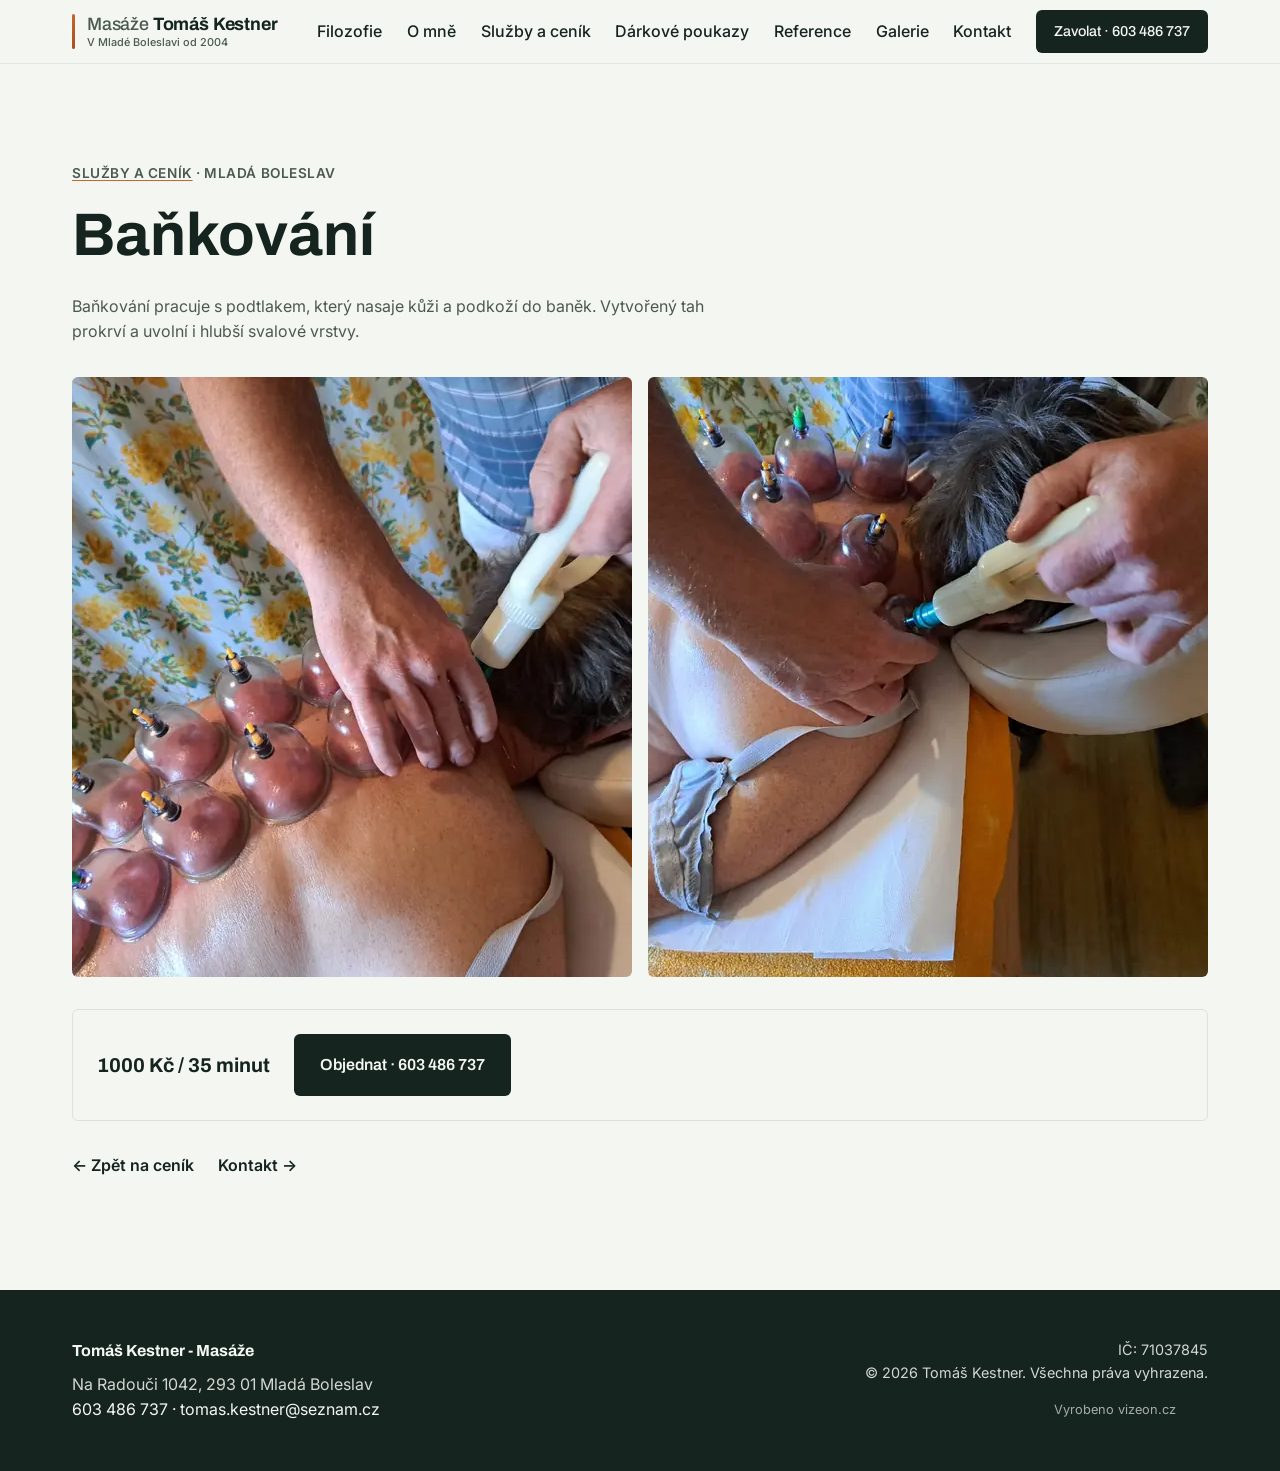
<file: sluzby/bankovani.html>
<!DOCTYPE html>
<html lang="cs">
<head>
  <meta charset="UTF-8">
  <meta name="viewport" content="width=device-width, initial-scale=1.0">
  <title>Baňkování Mladá Boleslav | Tomáš Kestner</title>
  <meta name="description" content="Baňkování v Mladé Boleslavi: prokrvení a uvolnění hlubokých svalových vrstev. 1000 Kč / 35 minut.">

  <link rel="canonical" href="https://www.masazekestner.cz/sluzby/bankovani.html">

  <meta property="og:title" content="Baňkování | Tomáš Kestner">
  <meta property="og:description" content="Prokrvení a uvolnění hlubokých svalových vrstev. 1000 Kč / 35 minut.">
  <meta property="og:image" content="https://www.masazekestner.cz/og-image.jpg">
  <meta property="og:type" content="website">
  <meta property="og:locale" content="cs_CZ">
  <meta property="og:url" content="https://www.masazekestner.cz/sluzby/bankovani.html">
  <meta name="twitter:card" content="summary_large_image">

  <link rel="apple-touch-icon" href="../apple-touch-icon.png">

  <link rel="preconnect" href="https://fonts.googleapis.com">
  <link rel="preconnect" href="https://fonts.gstatic.com" crossorigin>
  <link
    rel="preload"
    as="style"
    href="https://fonts.googleapis.com/css2?family=Archivo:wght@700;800&family=Inter:wght@400;500;600&display=swap"
    onload="this.onload=null;this.rel='stylesheet'"
  >
  <noscript>
    <link rel="stylesheet" href="https://fonts.googleapis.com/css2?family=Archivo:wght@700;800&family=Inter:wght@400;500;600&display=swap">
  </noscript>

  <link rel="stylesheet" href="../styles.css">
</head>
<body>
  <a class="skip-link" href="#hlavni-obsah">Přeskočit na hlavní obsah</a>
  <div class="scroll-progress" id="scroll-progress" aria-hidden="true"></div>

  <header class="site-nav" id="site-nav">
    <div class="container site-nav__inner">
      <a class="site-nav__logo" href="../index.html#hero" aria-label="Masér Tomáš Kestner, masáže Mladá Boleslav, úvod stránky">
        <span class="site-nav__logo-mark" aria-hidden="true"></span>
        <span class="site-nav__logo-text">
          <span class="site-nav__logo-name"><span class="site-nav__logo-role">Masáže</span> Tomáš Kestner</span>
          <span class="site-nav__logo-meta">V Mladé Boleslavi od 2004</span>
        </span>
      </a>

      <button
        class="site-nav__toggle"
        id="nav-toggle"
        type="button"
        aria-expanded="false"
        aria-controls="nav-menu"
      >
        <span class="sr-only">Otevřít menu</span>
        <span class="site-nav__toggle-icon" aria-hidden="true"></span>
      </button>

      <nav aria-label="Hlavní navigace" class="site-nav__nav">
        <ul class="site-nav__menu" id="nav-menu">
          <li><a href="../index.html#filozofie">Filozofie</a></li>
          <li><a href="../index.html#o-mne">O mně</a></li>
          <li><a href="../index.html#sluzby-cenik">Služby a ceník</a></li>
          <li>
            <a class="site-nav__menu-gift" href="../index.html#darkove-poukazy">
              Dárkové poukazy
            </a>
          </li>
          <li><a href="../index.html#reference">Reference</a></li>
          <li><a href="../index.html#galerie">Galerie</a></li>
          <li><a href="../index.html#kontakt">Kontakt</a></li>
          <li class="site-nav__menu-cta">
            <a class="btn btn-primary" href="tel:+420603486737">Zavolat · 603 486 737</a>
          </li>
        </ul>
      </nav>
    </div>
  </header>

  <main id="hlavni-obsah">
    <section class="sluzba-detail">
      <div class="container">
        <p class="section-eyebrow"><a href="../index.html#sluzby-cenik">Služby a ceník</a> · Mladá Boleslav</p>
        <h1>Baňkování</h1>

        <p class="sluzba-detail__intro">
          Baňkování pracuje s podtlakem, který nasaje kůži a podkoží do
          baněk. Vytvořený tah prokrví a uvolní i hlubší svalové vrstvy.
        </p>

        <div class="sluzba-detail__media-grid">
          <figure>
            <picture>
              <source type="image/webp" srcset="../assets/img/bankovani-banky-na-zadech-800.webp">
              <img
                src="../assets/img/bankovani-banky-na-zadech-800.jpg"
                width="800" height="600"
                loading="lazy" decoding="async"
                alt="Baňkování zad, nasazené baňky na zádech klienta, Tomáš Kestner přidržuje rukou rameno">
            </picture>
          </figure>
          <figure>
            <picture>
              <source type="image/webp" srcset="../assets/img/bankovani-nasazeni-banky-800.webp">
              <img
                src="../assets/img/bankovani-nasazeni-banky-800.jpg"
                width="800" height="600"
                loading="lazy" decoding="async"
                alt="Nasazení baňky, Tomáš Kestner přisává pumpičkou baňku na rameno klienta, na zádech je už nasazená celá sada">
            </picture>
          </figure>
        </div>

        <div class="sluzba-detail__price-cta">
          <p class="sluzba-detail__price">1000 Kč / 35 minut</p>
          <a class="btn btn-primary" href="tel:+420603486737">Objednat · 603 486 737</a>
        </div>

        <div class="sluzba-detail__back-links">
          <a href="../index.html#sluzby-cenik">← Zpět na ceník</a>
          <a href="../index.html#kontakt">Kontakt →</a>
        </div>
      </div>
    </section>
  </main>

  <footer class="site-footer">
    <div class="container site-footer__inner">
      <div>
        <p class="site-footer__brand">Tomáš Kestner - Masáže</p>
        <address>Na Radouči 1042, 293 01 Mladá Boleslav</address>
        <p>
          <a href="tel:+420603486737">603 486 737</a> ·
          <a href="mailto:tomas.kestner@seznam.cz">tomas.kestner@seznam.cz</a>
        </p>
      </div>
      <div class="site-footer__legal">
        <p>IČ: 71037845</p>
        <p>© <span id="footer-year">2026</span> Tomáš Kestner. Všechna práva vyhrazena.</p>
        <p class="site-footer__credit">Vyrobeno <a href="https://vizeon.cz" target="_blank" rel="noopener">vizeon.cz</a></p>
      </div>
    </div>
  </footer>

  <div class="sticky-cta" id="sticky-cta">
    <a class="btn btn-primary btn-block" href="tel:+420603486737">Zavolat</a>
    <a class="btn btn-secondary btn-block" href="mailto:tomas.kestner@seznam.cz">Napsat</a>
  </div>

  <script src="../script.js" defer></script>
</body>
</html>
</file>
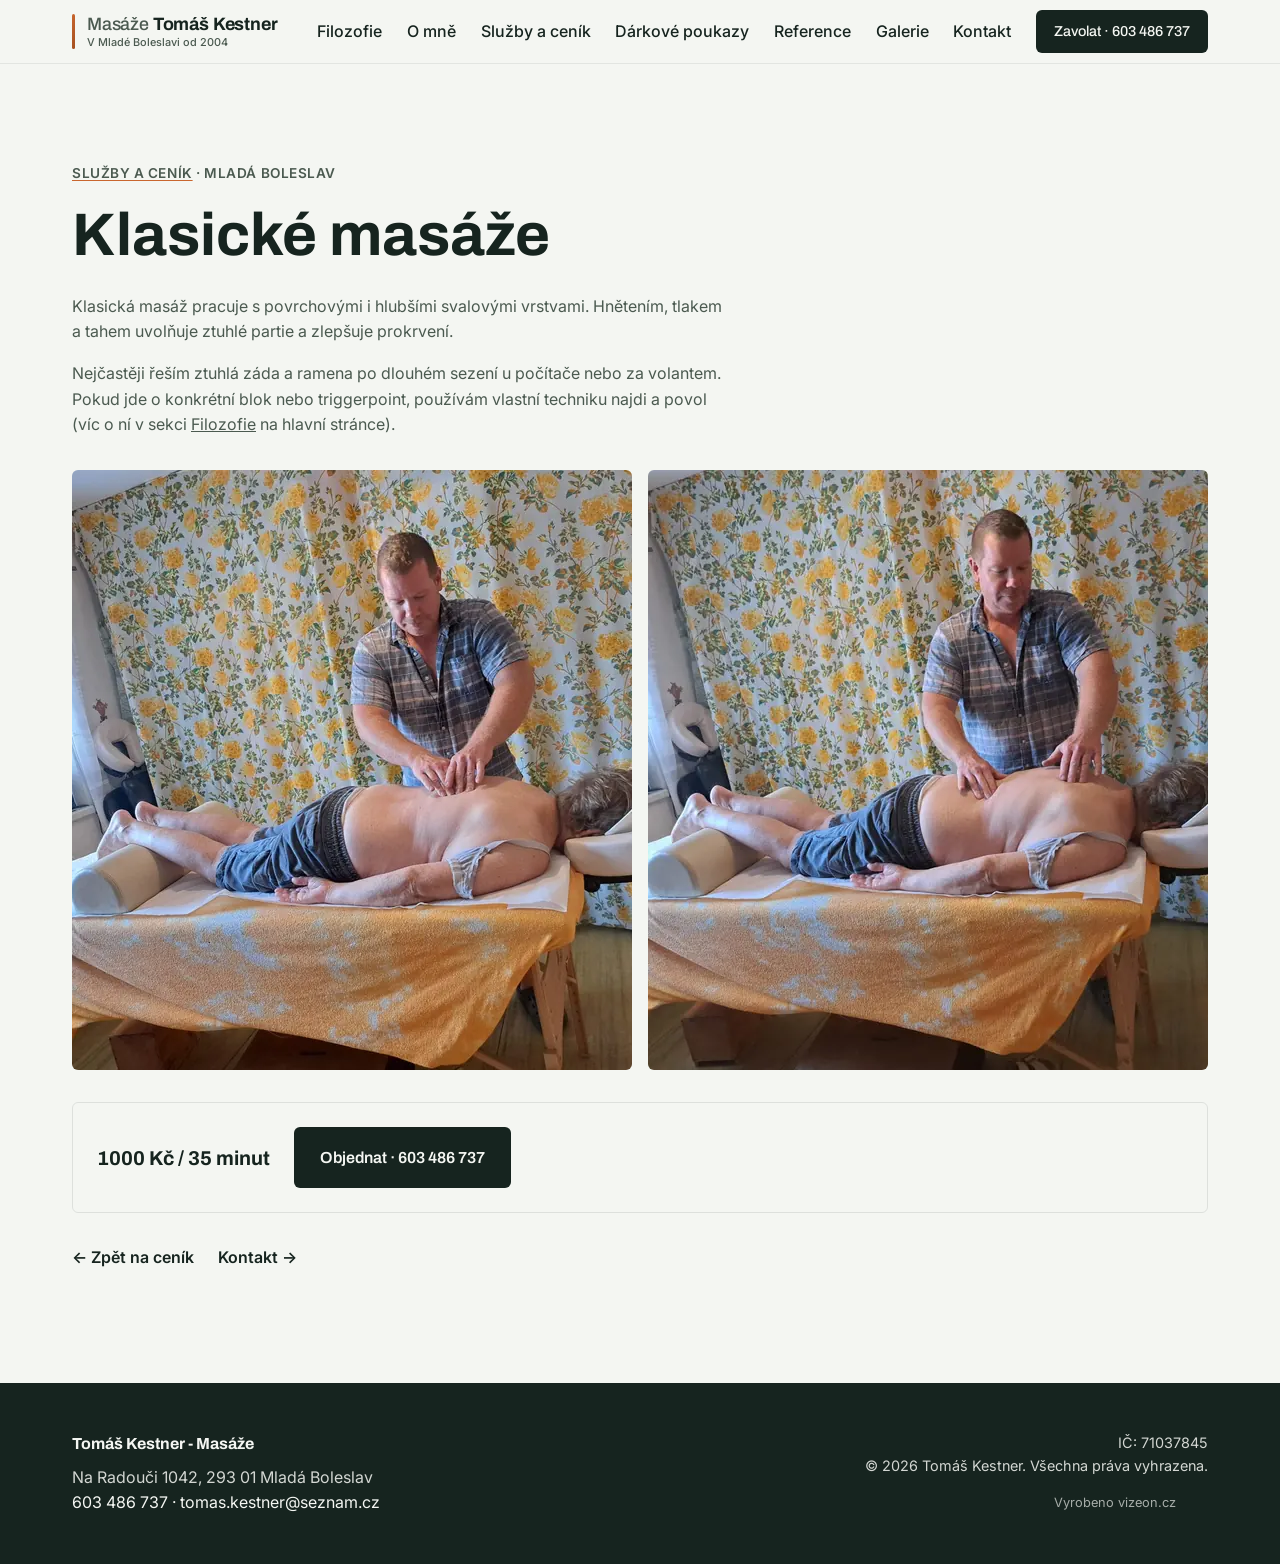
<file: sluzby/klasicke-masaze.html>
<!DOCTYPE html>
<html lang="cs">
<head>
  <meta charset="UTF-8">
  <meta name="viewport" content="width=device-width, initial-scale=1.0">
  <title>Klasické masáže Mladá Boleslav | Tomáš Kestner</title>
  <meta name="description" content="Klasická masáž v Mladé Boleslavi: uvolnění ztuhlých zad a ramen po dlouhém sezení. 1000 Kč / 35 minut. Objednejte se u Tomáše Kestnera.">

  <link rel="canonical" href="https://www.masazekestner.cz/sluzby/klasicke-masaze.html">

  <meta property="og:title" content="Klasické masáže | Tomáš Kestner">
  <meta property="og:description" content="Uvolnění ztuhlých zad a ramen po dlouhém sezení. 1000 Kč / 35 minut.">
  <meta property="og:image" content="https://www.masazekestner.cz/og-image.jpg">
  <meta property="og:type" content="website">
  <meta property="og:locale" content="cs_CZ">
  <meta property="og:url" content="https://www.masazekestner.cz/sluzby/klasicke-masaze.html">
  <meta name="twitter:card" content="summary_large_image">

  <link rel="apple-touch-icon" href="../apple-touch-icon.png">

  <link rel="preconnect" href="https://fonts.googleapis.com">
  <link rel="preconnect" href="https://fonts.gstatic.com" crossorigin>
  <!-- Neblokující načtení webfontů: fallback stack z stylů.css se ukáže
       hned, Google Fonts CSS se aplikuje asynchronně po načtení. -->
  <link
    rel="preload"
    as="style"
    href="https://fonts.googleapis.com/css2?family=Archivo:wght@700;800&family=Inter:wght@400;500;600&display=swap"
    onload="this.onload=null;this.rel='stylesheet'"
  >
  <noscript>
    <link rel="stylesheet" href="https://fonts.googleapis.com/css2?family=Archivo:wght@700;800&family=Inter:wght@400;500;600&display=swap">
  </noscript>

  <link rel="stylesheet" href="../styles.css">
</head>
<body>
  <a class="skip-link" href="#hlavni-obsah">Přeskočit na hlavní obsah</a>
  <div class="scroll-progress" id="scroll-progress" aria-hidden="true"></div>

  <header class="site-nav" id="site-nav">
    <div class="container site-nav__inner">
      <a class="site-nav__logo" href="../index.html#hero" aria-label="Masér Tomáš Kestner, masáže Mladá Boleslav, úvod stránky">
        <span class="site-nav__logo-mark" aria-hidden="true"></span>
        <span class="site-nav__logo-text">
          <span class="site-nav__logo-name"><span class="site-nav__logo-role">Masáže</span> Tomáš Kestner</span>
          <span class="site-nav__logo-meta">V Mladé Boleslavi od 2004</span>
        </span>
      </a>

      <button
        class="site-nav__toggle"
        id="nav-toggle"
        type="button"
        aria-expanded="false"
        aria-controls="nav-menu"
      >
        <span class="sr-only">Otevřít menu</span>
        <span class="site-nav__toggle-icon" aria-hidden="true"></span>
      </button>

      <nav aria-label="Hlavní navigace" class="site-nav__nav">
        <ul class="site-nav__menu" id="nav-menu">
          <li><a href="../index.html#filozofie">Filozofie</a></li>
          <li><a href="../index.html#o-mne">O mně</a></li>
          <li><a href="../index.html#sluzby-cenik">Služby a ceník</a></li>
          <li>
            <a class="site-nav__menu-gift" href="../index.html#darkove-poukazy">
              Dárkové poukazy
            </a>
          </li>
          <li><a href="../index.html#reference">Reference</a></li>
          <li><a href="../index.html#galerie">Galerie</a></li>
          <li><a href="../index.html#kontakt">Kontakt</a></li>
          <li class="site-nav__menu-cta">
            <a class="btn btn-primary" href="tel:+420603486737">Zavolat · 603 486 737</a>
          </li>
        </ul>
      </nav>
    </div>
  </header>

  <main id="hlavni-obsah">
    <section class="sluzba-detail">
      <div class="container">
        <p class="section-eyebrow"><a href="../index.html#sluzby-cenik">Služby a ceník</a> · Mladá Boleslav</p>
        <h1>Klasické masáže</h1>

        <p class="sluzba-detail__intro">
          Klasická masáž pracuje s povrchovými i hlubšími svalovými vrstvami.
          Hnětením, tlakem a tahem uvolňuje ztuhlé partie a zlepšuje prokrvení.
        </p>
        <p class="sluzba-detail__intro">
          Nejčastěji řeším ztuhlá záda a ramena po dlouhém sezení u počítače
          nebo za volantem. Pokud jde o konkrétní blok nebo triggerpoint,
          používám vlastní techniku najdi a povol (víc o ní v sekci
          <a href="../index.html#filozofie">Filozofie</a> na hlavní stránce).
        </p>

        <div class="sluzba-detail__media-grid">
          <figure>
            <picture>
              <source type="image/webp" srcset="../assets/img/klasicka-masaz-provozovna-800.webp">
              <img
                src="../assets/img/klasicka-masaz-provozovna-800.jpg"
                width="800" height="600"
                loading="lazy" decoding="async"
                alt="Klasická masáž zad v provozovně Tomáše Kestnera v Mladé Boleslavi, klient leží na masážním lehátku">
            </picture>
          </figure>
          <figure>
            <picture>
              <source type="image/webp" srcset="../assets/img/klasicka-masaz-uvolneni-zad-800.webp">
              <img
                src="../assets/img/klasicka-masaz-uvolneni-zad-800.jpg"
                width="800" height="600"
                loading="lazy" decoding="async"
                alt="Tomáš Kestner při klasické masáži uvolňuje svaly podél páteře oběma dlaněmi">
            </picture>
          </figure>
        </div>

        <div class="sluzba-detail__price-cta">
          <p class="sluzba-detail__price">1000 Kč / 35 minut</p>
          <a class="btn btn-primary" href="tel:+420603486737">Objednat · 603 486 737</a>
        </div>

        <div class="sluzba-detail__back-links">
          <a href="../index.html#sluzby-cenik">← Zpět na ceník</a>
          <a href="../index.html#kontakt">Kontakt →</a>
        </div>
      </div>
    </section>
  </main>

  <footer class="site-footer">
    <div class="container site-footer__inner">
      <div>
        <p class="site-footer__brand">Tomáš Kestner - Masáže</p>
        <address>Na Radouči 1042, 293 01 Mladá Boleslav</address>
        <p>
          <a href="tel:+420603486737">603 486 737</a> ·
          <a href="mailto:tomas.kestner@seznam.cz">tomas.kestner@seznam.cz</a>
        </p>
      </div>
      <div class="site-footer__legal">
        <p>IČ: 71037845</p>
        <p>© <span id="footer-year">2026</span> Tomáš Kestner. Všechna práva vyhrazena.</p>
        <p class="site-footer__credit">Vyrobeno <a href="https://vizeon.cz" target="_blank" rel="noopener">vizeon.cz</a></p>
      </div>
    </div>
  </footer>

  <div class="sticky-cta" id="sticky-cta">
    <a class="btn btn-primary btn-block" href="tel:+420603486737">Zavolat</a>
    <a class="btn btn-secondary btn-block" href="mailto:tomas.kestner@seznam.cz">Napsat</a>
  </div>

  <script src="../script.js" defer></script>
</body>
</html>
</file>
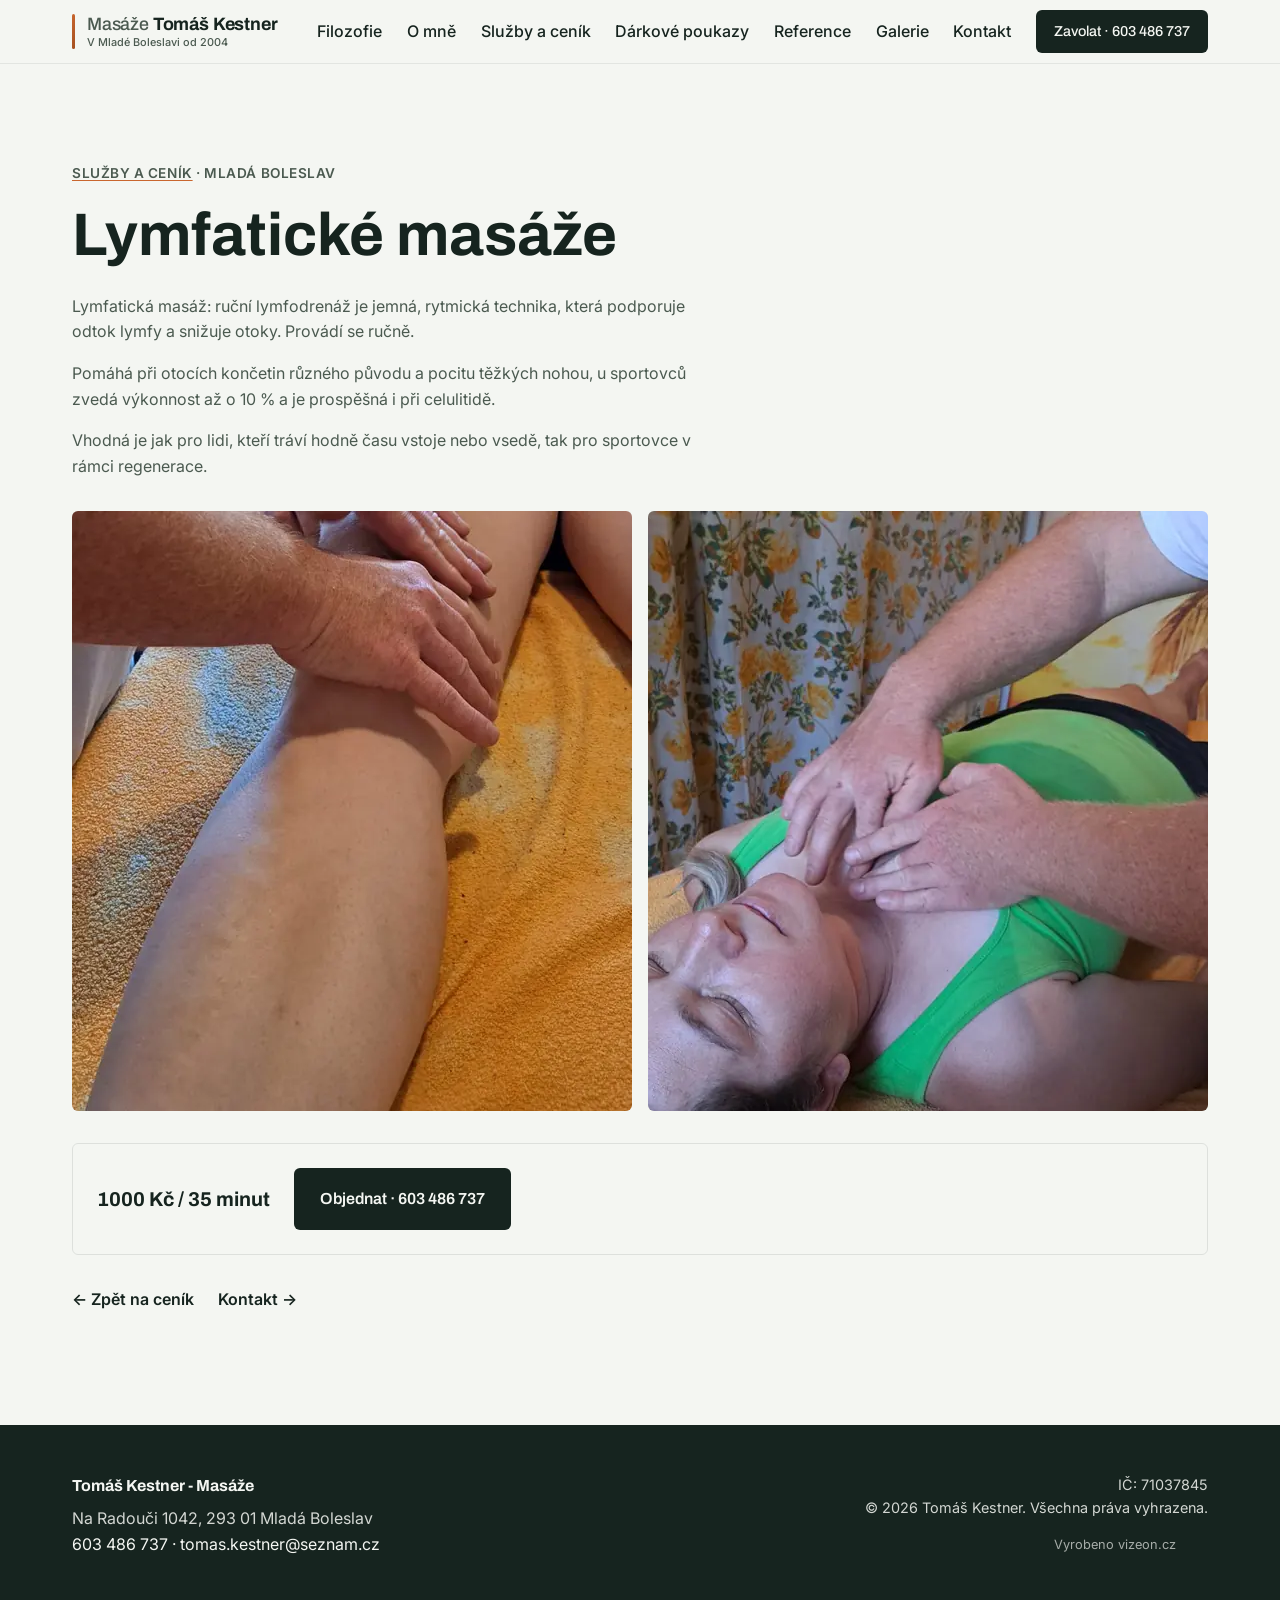
<file: sluzby/lymfaticke-masaze.html>
<!DOCTYPE html>
<html lang="cs">
<head>
  <meta charset="UTF-8">
  <meta name="viewport" content="width=device-width, initial-scale=1.0">
  <title>Lymfatické masáže Mladá Boleslav | Tomáš Kestner</title>
  <meta name="description" content="Ruční lymfodrenáž v Mladé Boleslavi: úleva od otoků a těžkých nohou, sportovcům zvedá výkon až o 10 %. 1000 Kč / 35 minut.">

  <link rel="canonical" href="https://www.masazekestner.cz/sluzby/lymfaticke-masaze.html">

  <meta property="og:title" content="Lymfatické masáže | Tomáš Kestner">
  <meta property="og:description" content="Ruční lymfodrenáž: úleva od otoků a těžkých nohou. 1000 Kč / 35 minut.">
  <meta property="og:image" content="https://www.masazekestner.cz/og-image.jpg">
  <meta property="og:type" content="website">
  <meta property="og:locale" content="cs_CZ">
  <meta property="og:url" content="https://www.masazekestner.cz/sluzby/lymfaticke-masaze.html">
  <meta name="twitter:card" content="summary_large_image">

  <link rel="apple-touch-icon" href="../apple-touch-icon.png">

  <link rel="preconnect" href="https://fonts.googleapis.com">
  <link rel="preconnect" href="https://fonts.gstatic.com" crossorigin>
  <link
    rel="preload"
    as="style"
    href="https://fonts.googleapis.com/css2?family=Archivo:wght@700;800&family=Inter:wght@400;500;600&display=swap"
    onload="this.onload=null;this.rel='stylesheet'"
  >
  <noscript>
    <link rel="stylesheet" href="https://fonts.googleapis.com/css2?family=Archivo:wght@700;800&family=Inter:wght@400;500;600&display=swap">
  </noscript>

  <link rel="stylesheet" href="../styles.css">
</head>
<body>
  <a class="skip-link" href="#hlavni-obsah">Přeskočit na hlavní obsah</a>
  <div class="scroll-progress" id="scroll-progress" aria-hidden="true"></div>

  <header class="site-nav" id="site-nav">
    <div class="container site-nav__inner">
      <a class="site-nav__logo" href="../index.html#hero" aria-label="Masér Tomáš Kestner, masáže Mladá Boleslav, úvod stránky">
        <span class="site-nav__logo-mark" aria-hidden="true"></span>
        <span class="site-nav__logo-text">
          <span class="site-nav__logo-name"><span class="site-nav__logo-role">Masáže</span> Tomáš Kestner</span>
          <span class="site-nav__logo-meta">V Mladé Boleslavi od 2004</span>
        </span>
      </a>

      <button
        class="site-nav__toggle"
        id="nav-toggle"
        type="button"
        aria-expanded="false"
        aria-controls="nav-menu"
      >
        <span class="sr-only">Otevřít menu</span>
        <span class="site-nav__toggle-icon" aria-hidden="true"></span>
      </button>

      <nav aria-label="Hlavní navigace" class="site-nav__nav">
        <ul class="site-nav__menu" id="nav-menu">
          <li><a href="../index.html#filozofie">Filozofie</a></li>
          <li><a href="../index.html#o-mne">O mně</a></li>
          <li><a href="../index.html#sluzby-cenik">Služby a ceník</a></li>
          <li>
            <a class="site-nav__menu-gift" href="../index.html#darkove-poukazy">
              Dárkové poukazy
            </a>
          </li>
          <li><a href="../index.html#reference">Reference</a></li>
          <li><a href="../index.html#galerie">Galerie</a></li>
          <li><a href="../index.html#kontakt">Kontakt</a></li>
          <li class="site-nav__menu-cta">
            <a class="btn btn-primary" href="tel:+420603486737">Zavolat · 603 486 737</a>
          </li>
        </ul>
      </nav>
    </div>
  </header>

  <main id="hlavni-obsah">
    <section class="sluzba-detail">
      <div class="container">
        <p class="section-eyebrow"><a href="../index.html#sluzby-cenik">Služby a ceník</a> · Mladá Boleslav</p>
        <h1>Lymfatické masáže</h1>

        <p class="sluzba-detail__intro">
          Lymfatická masáž: ruční lymfodrenáž je jemná, rytmická technika,
          která podporuje odtok lymfy a snižuje otoky. Provádí se ručně.
        </p>
        <p class="sluzba-detail__intro">
          Pomáhá při otocích končetin různého původu a pocitu těžkých nohou, u
          sportovců zvedá výkonnost až o 10 % a je prospěšná i při celulitidě.
        </p>
        <p class="sluzba-detail__intro">
          Vhodná je jak pro lidi, kteří tráví hodně času vstoje nebo vsedě, tak
          pro sportovce v rámci regenerace.
        </p>

        <div class="sluzba-detail__media-grid">
          <figure>
            <picture>
              <source type="image/webp" srcset="../assets/img/lymfodrenaz-dolnich-koncetin-800.webp">
              <img
                src="../assets/img/lymfodrenaz-dolnich-koncetin-800.jpg"
                width="800" height="600"
                loading="lazy" decoding="async"
                alt="Ruční lymfodrenáž dolních končetin, jemné hmaty oběma dlaněmi po lýtku a stehně">
            </picture>
          </figure>
          <figure>
            <picture>
              <source type="image/webp" srcset="../assets/img/lymfodrenaz-hrudniku-800.webp">
              <img
                src="../assets/img/lymfodrenaz-hrudniku-800.jpg"
                width="800" height="600"
                loading="lazy" decoding="async"
                alt="Ruční lymfodrenáž v oblasti klíčních kostí a hrudníku, klientka leží na zádech">
            </picture>
          </figure>
        </div>

        <div class="sluzba-detail__price-cta">
          <p class="sluzba-detail__price">1000 Kč / 35 minut</p>
          <a class="btn btn-primary" href="tel:+420603486737">Objednat · 603 486 737</a>
        </div>

        <div class="sluzba-detail__back-links">
          <a href="../index.html#sluzby-cenik">← Zpět na ceník</a>
          <a href="../index.html#kontakt">Kontakt →</a>
        </div>
      </div>
    </section>
  </main>

  <footer class="site-footer">
    <div class="container site-footer__inner">
      <div>
        <p class="site-footer__brand">Tomáš Kestner - Masáže</p>
        <address>Na Radouči 1042, 293 01 Mladá Boleslav</address>
        <p>
          <a href="tel:+420603486737">603 486 737</a> ·
          <a href="mailto:tomas.kestner@seznam.cz">tomas.kestner@seznam.cz</a>
        </p>
      </div>
      <div class="site-footer__legal">
        <p>IČ: 71037845</p>
        <p>© <span id="footer-year">2026</span> Tomáš Kestner. Všechna práva vyhrazena.</p>
        <p class="site-footer__credit">Vyrobeno <a href="https://vizeon.cz" target="_blank" rel="noopener">vizeon.cz</a></p>
      </div>
    </div>
  </footer>

  <div class="sticky-cta" id="sticky-cta">
    <a class="btn btn-primary btn-block" href="tel:+420603486737">Zavolat</a>
    <a class="btn btn-secondary btn-block" href="mailto:tomas.kestner@seznam.cz">Napsat</a>
  </div>

  <script src="../script.js" defer></script>
</body>
</html>
</file>
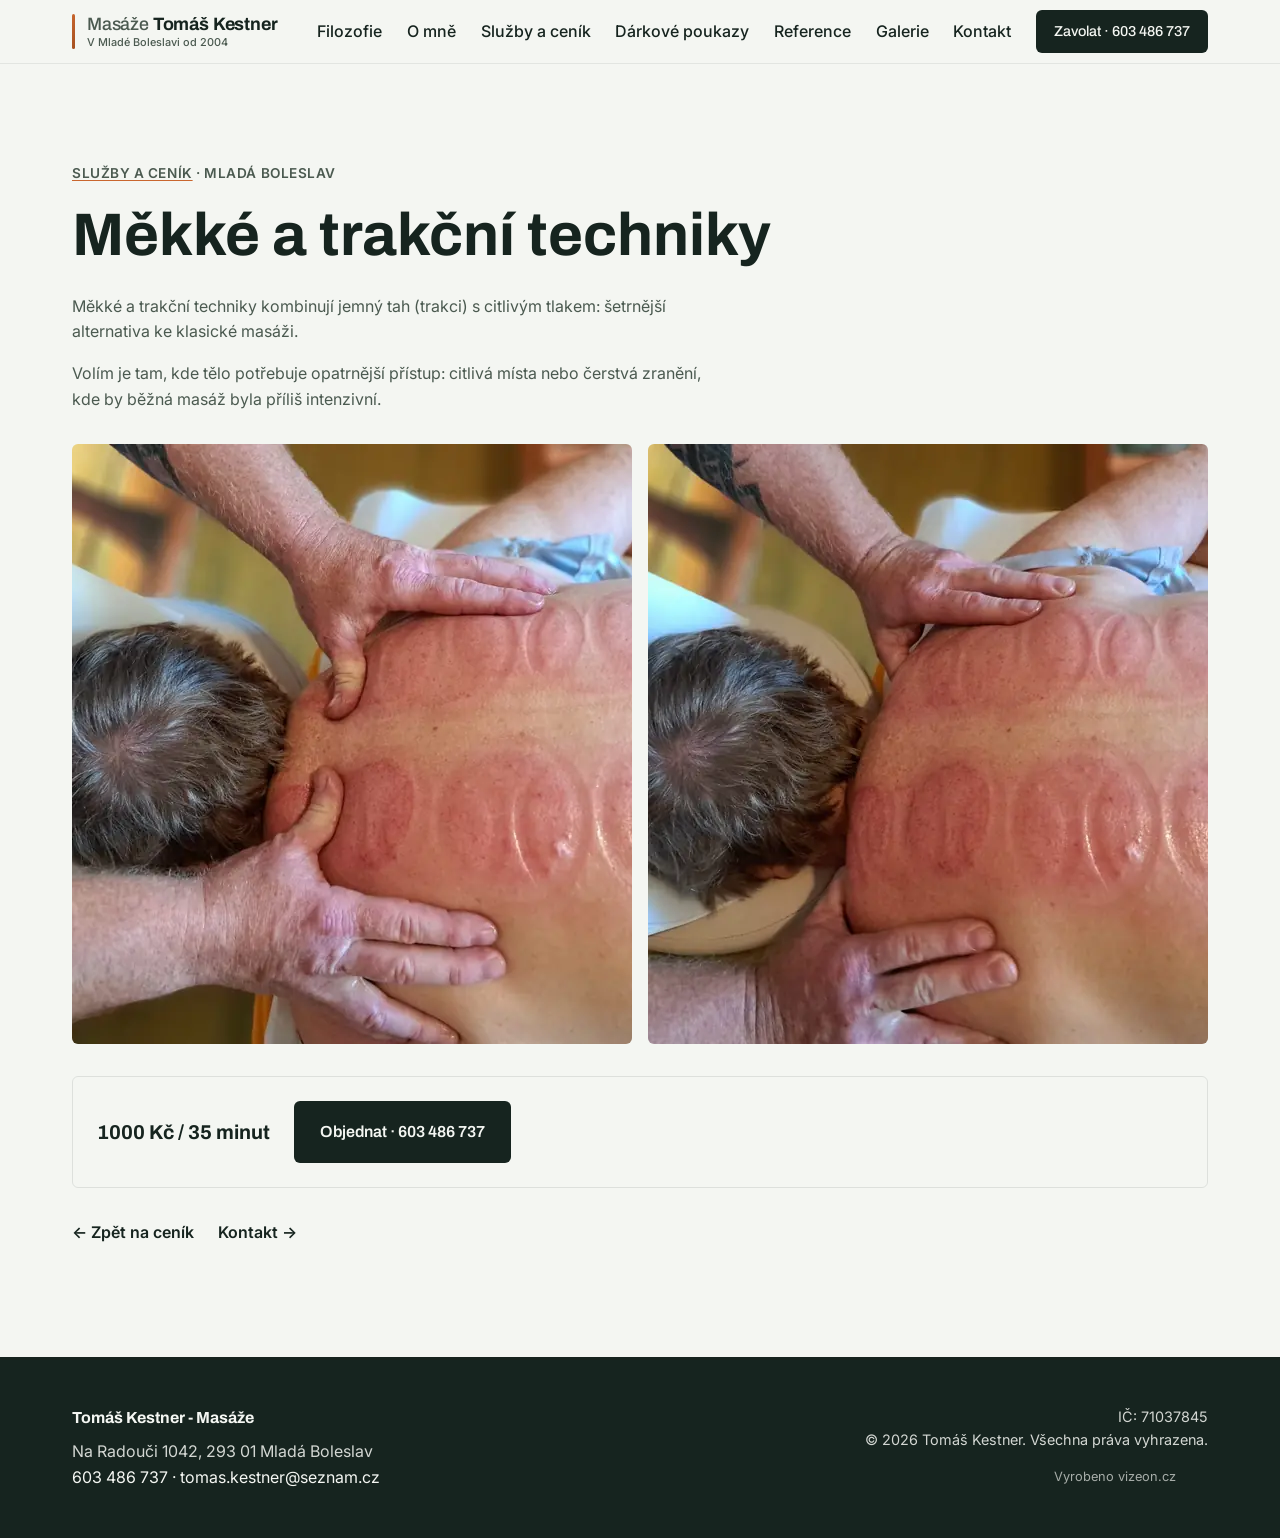
<file: sluzby/mekke-trakcni-techniky.html>
<!DOCTYPE html>
<html lang="cs">
<head>
  <meta charset="UTF-8">
  <meta name="viewport" content="width=device-width, initial-scale=1.0">
  <title>Měkké a trakční techniky Mladá Boleslav | Tomáš Kestner</title>
  <meta name="description" content="Šetrné měkké a trakční techniky v Mladé Boleslavi: pro citlivá místa a čerstvá zranění. 1000 Kč / 35 minut.">

  <link rel="canonical" href="https://www.masazekestner.cz/sluzby/mekke-trakcni-techniky.html">

  <meta property="og:title" content="Měkké a trakční techniky | Tomáš Kestner">
  <meta property="og:description" content="Šetrné techniky pro citlivá místa a čerstvá zranění. 1000 Kč / 35 minut.">
  <meta property="og:image" content="https://www.masazekestner.cz/og-image.jpg">
  <meta property="og:type" content="website">
  <meta property="og:locale" content="cs_CZ">
  <meta property="og:url" content="https://www.masazekestner.cz/sluzby/mekke-trakcni-techniky.html">
  <meta name="twitter:card" content="summary_large_image">

  <link rel="apple-touch-icon" href="../apple-touch-icon.png">

  <link rel="preconnect" href="https://fonts.googleapis.com">
  <link rel="preconnect" href="https://fonts.gstatic.com" crossorigin>
  <link
    rel="preload"
    as="style"
    href="https://fonts.googleapis.com/css2?family=Archivo:wght@700;800&family=Inter:wght@400;500;600&display=swap"
    onload="this.onload=null;this.rel='stylesheet'"
  >
  <noscript>
    <link rel="stylesheet" href="https://fonts.googleapis.com/css2?family=Archivo:wght@700;800&family=Inter:wght@400;500;600&display=swap">
  </noscript>

  <link rel="stylesheet" href="../styles.css">
</head>
<body>
  <a class="skip-link" href="#hlavni-obsah">Přeskočit na hlavní obsah</a>
  <div class="scroll-progress" id="scroll-progress" aria-hidden="true"></div>

  <header class="site-nav" id="site-nav">
    <div class="container site-nav__inner">
      <a class="site-nav__logo" href="../index.html#hero" aria-label="Masér Tomáš Kestner, masáže Mladá Boleslav, úvod stránky">
        <span class="site-nav__logo-mark" aria-hidden="true"></span>
        <span class="site-nav__logo-text">
          <span class="site-nav__logo-name"><span class="site-nav__logo-role">Masáže</span> Tomáš Kestner</span>
          <span class="site-nav__logo-meta">V Mladé Boleslavi od 2004</span>
        </span>
      </a>

      <button
        class="site-nav__toggle"
        id="nav-toggle"
        type="button"
        aria-expanded="false"
        aria-controls="nav-menu"
      >
        <span class="sr-only">Otevřít menu</span>
        <span class="site-nav__toggle-icon" aria-hidden="true"></span>
      </button>

      <nav aria-label="Hlavní navigace" class="site-nav__nav">
        <ul class="site-nav__menu" id="nav-menu">
          <li><a href="../index.html#filozofie">Filozofie</a></li>
          <li><a href="../index.html#o-mne">O mně</a></li>
          <li><a href="../index.html#sluzby-cenik">Služby a ceník</a></li>
          <li>
            <a class="site-nav__menu-gift" href="../index.html#darkove-poukazy">
              Dárkové poukazy
            </a>
          </li>
          <li><a href="../index.html#reference">Reference</a></li>
          <li><a href="../index.html#galerie">Galerie</a></li>
          <li><a href="../index.html#kontakt">Kontakt</a></li>
          <li class="site-nav__menu-cta">
            <a class="btn btn-primary" href="tel:+420603486737">Zavolat · 603 486 737</a>
          </li>
        </ul>
      </nav>
    </div>
  </header>

  <main id="hlavni-obsah">
    <section class="sluzba-detail">
      <div class="container">
        <p class="section-eyebrow"><a href="../index.html#sluzby-cenik">Služby a ceník</a> · Mladá Boleslav</p>
        <h1>Měkké a trakční techniky</h1>

        <p class="sluzba-detail__intro">
          Měkké a trakční techniky kombinují jemný tah (trakci) s citlivým
          tlakem: šetrnější alternativa ke klasické masáži.
        </p>
        <p class="sluzba-detail__intro">
          Volím je tam, kde tělo potřebuje opatrnější přístup: citlivá místa
          nebo čerstvá zranění, kde by běžná masáž byla příliš intenzivní.
        </p>

        <div class="sluzba-detail__media-grid">
          <figure>
            <picture>
              <source type="image/webp" srcset="../assets/img/mekke-trakcni-techniky-zada-800.webp">
              <img
                src="../assets/img/mekke-trakcni-techniky-zada-800.jpg"
                width="800" height="600"
                loading="lazy" decoding="async"
                alt="Měkká technika na zádech, Tomáš Kestner tlakem palců uvolňuje ztuhlé svaly podél páteře">
            </picture>
          </figure>
          <figure>
            <picture>
              <source type="image/webp" srcset="../assets/img/mekke-trakcni-techniky-hrudni-patere-800.webp">
              <img
                src="../assets/img/mekke-trakcni-techniky-hrudni-patere-800.jpg"
                width="800" height="600"
                loading="lazy" decoding="async"
                alt="Uvolnění hrudní páteře, tlak palci na zkrácené svaly mezi lopatkami">
            </picture>
          </figure>
        </div>

        <div class="sluzba-detail__price-cta">
          <p class="sluzba-detail__price">1000 Kč / 35 minut</p>
          <a class="btn btn-primary" href="tel:+420603486737">Objednat · 603 486 737</a>
        </div>

        <div class="sluzba-detail__back-links">
          <a href="../index.html#sluzby-cenik">← Zpět na ceník</a>
          <a href="../index.html#kontakt">Kontakt →</a>
        </div>
      </div>
    </section>
  </main>

  <footer class="site-footer">
    <div class="container site-footer__inner">
      <div>
        <p class="site-footer__brand">Tomáš Kestner - Masáže</p>
        <address>Na Radouči 1042, 293 01 Mladá Boleslav</address>
        <p>
          <a href="tel:+420603486737">603 486 737</a> ·
          <a href="mailto:tomas.kestner@seznam.cz">tomas.kestner@seznam.cz</a>
        </p>
      </div>
      <div class="site-footer__legal">
        <p>IČ: 71037845</p>
        <p>© <span id="footer-year">2026</span> Tomáš Kestner. Všechna práva vyhrazena.</p>
        <p class="site-footer__credit">Vyrobeno <a href="https://vizeon.cz" target="_blank" rel="noopener">vizeon.cz</a></p>
      </div>
    </div>
  </footer>

  <div class="sticky-cta" id="sticky-cta">
    <a class="btn btn-primary btn-block" href="tel:+420603486737">Zavolat</a>
    <a class="btn btn-secondary btn-block" href="mailto:tomas.kestner@seznam.cz">Napsat</a>
  </div>

  <script src="../script.js" defer></script>
</body>
</html>
</file>
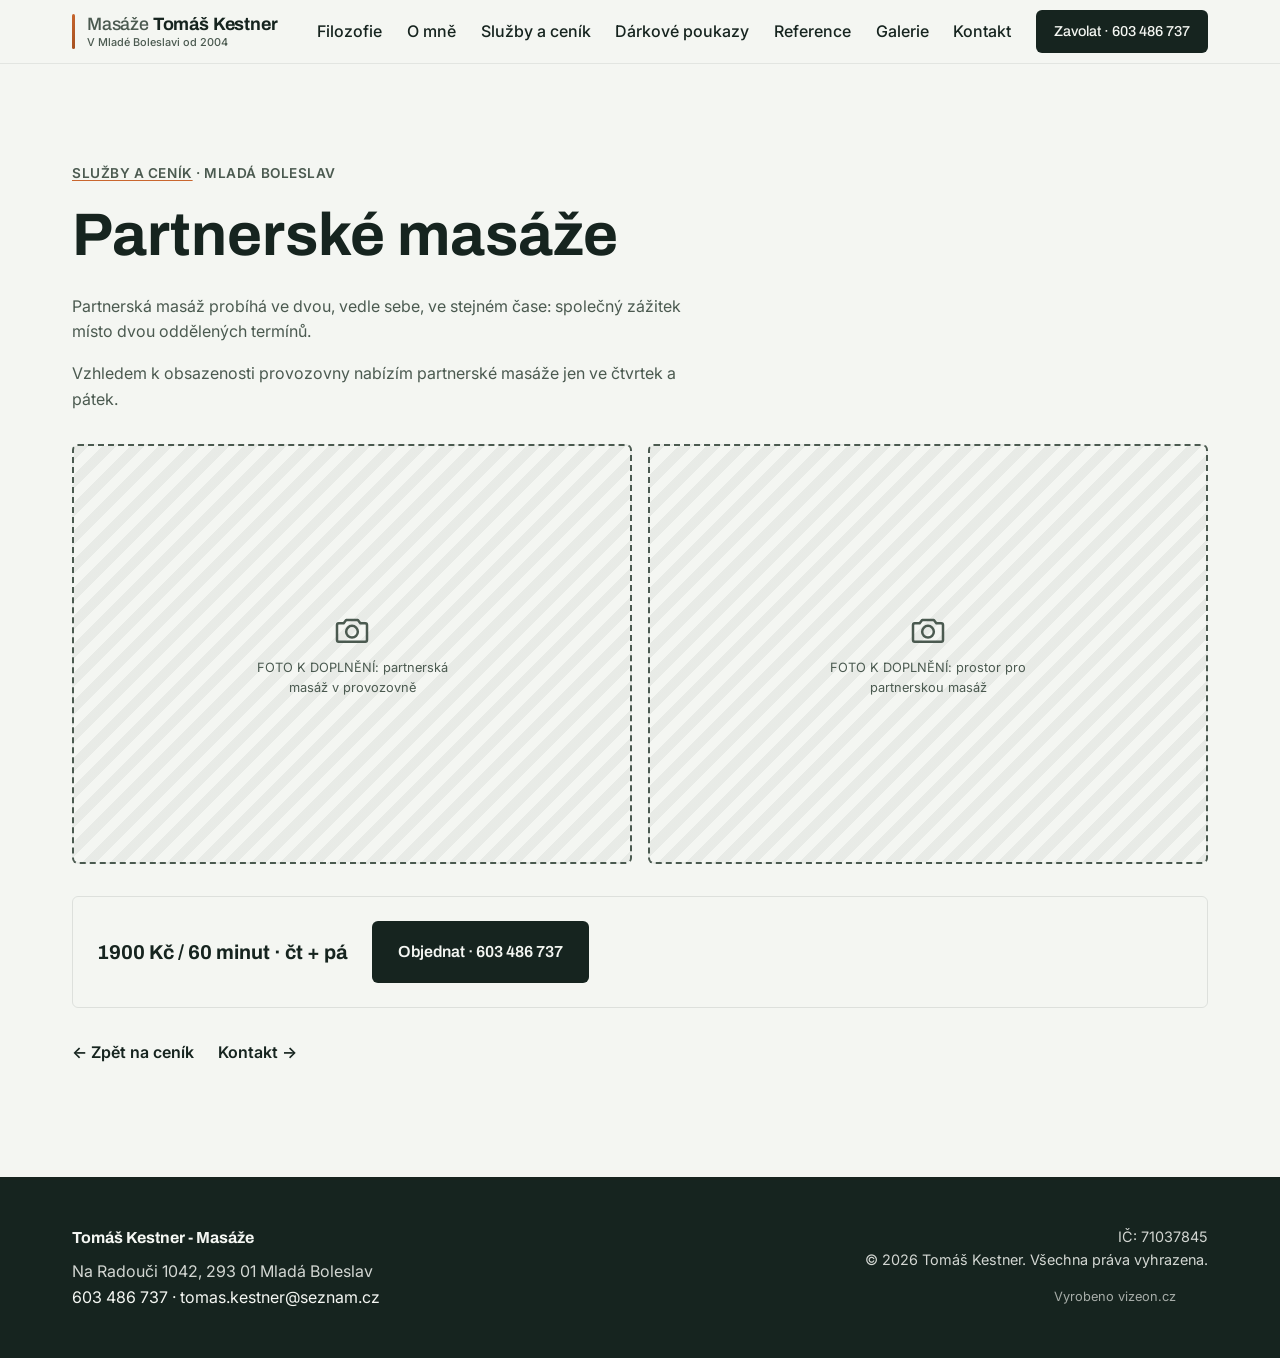
<file: sluzby/partnerske-masaze.html>
<!DOCTYPE html>
<html lang="cs">
<head>
  <meta charset="UTF-8">
  <meta name="viewport" content="width=device-width, initial-scale=1.0">
  <title>Partnerské masáže Mladá Boleslav | Tomáš Kestner</title>
  <meta name="description" content="Partnerská masáž v Mladé Boleslavi: masáž ve dvou, vedle sebe. 1900 Kč / 60 minut, pouze čtvrtek a pátek.">

  <link rel="canonical" href="https://www.masazekestner.cz/sluzby/partnerske-masaze.html">

  <meta property="og:title" content="Partnerské masáže | Tomáš Kestner">
  <meta property="og:description" content="Masáž ve dvou, vedle sebe. 1900 Kč / 60 minut, pouze čtvrtek a pátek.">
  <meta property="og:image" content="https://www.masazekestner.cz/og-image.jpg">
  <meta property="og:type" content="website">
  <meta property="og:locale" content="cs_CZ">
  <meta property="og:url" content="https://www.masazekestner.cz/sluzby/partnerske-masaze.html">
  <meta name="twitter:card" content="summary_large_image">

  <link rel="apple-touch-icon" href="../apple-touch-icon.png">

  <link rel="preconnect" href="https://fonts.googleapis.com">
  <link rel="preconnect" href="https://fonts.gstatic.com" crossorigin>
  <link
    rel="preload"
    as="style"
    href="https://fonts.googleapis.com/css2?family=Archivo:wght@700;800&family=Inter:wght@400;500;600&display=swap"
    onload="this.onload=null;this.rel='stylesheet'"
  >
  <noscript>
    <link rel="stylesheet" href="https://fonts.googleapis.com/css2?family=Archivo:wght@700;800&family=Inter:wght@400;500;600&display=swap">
  </noscript>

  <link rel="stylesheet" href="../styles.css">
</head>
<body>
  <a class="skip-link" href="#hlavni-obsah">Přeskočit na hlavní obsah</a>
  <div class="scroll-progress" id="scroll-progress" aria-hidden="true"></div>

  <header class="site-nav" id="site-nav">
    <div class="container site-nav__inner">
      <a class="site-nav__logo" href="../index.html#hero" aria-label="Masér Tomáš Kestner, masáže Mladá Boleslav, úvod stránky">
        <span class="site-nav__logo-mark" aria-hidden="true"></span>
        <span class="site-nav__logo-text">
          <span class="site-nav__logo-name"><span class="site-nav__logo-role">Masáže</span> Tomáš Kestner</span>
          <span class="site-nav__logo-meta">V Mladé Boleslavi od 2004</span>
        </span>
      </a>

      <button
        class="site-nav__toggle"
        id="nav-toggle"
        type="button"
        aria-expanded="false"
        aria-controls="nav-menu"
      >
        <span class="sr-only">Otevřít menu</span>
        <span class="site-nav__toggle-icon" aria-hidden="true"></span>
      </button>

      <nav aria-label="Hlavní navigace" class="site-nav__nav">
        <ul class="site-nav__menu" id="nav-menu">
          <li><a href="../index.html#filozofie">Filozofie</a></li>
          <li><a href="../index.html#o-mne">O mně</a></li>
          <li><a href="../index.html#sluzby-cenik">Služby a ceník</a></li>
          <li>
            <a class="site-nav__menu-gift" href="../index.html#darkove-poukazy">
              Dárkové poukazy
            </a>
          </li>
          <li><a href="../index.html#reference">Reference</a></li>
          <li><a href="../index.html#galerie">Galerie</a></li>
          <li><a href="../index.html#kontakt">Kontakt</a></li>
          <li class="site-nav__menu-cta">
            <a class="btn btn-primary" href="tel:+420603486737">Zavolat · 603 486 737</a>
          </li>
        </ul>
      </nav>
    </div>
  </header>

  <main id="hlavni-obsah">
    <section class="sluzba-detail">
      <div class="container">
        <p class="section-eyebrow"><a href="../index.html#sluzby-cenik">Služby a ceník</a> · Mladá Boleslav</p>
        <h1>Partnerské masáže</h1>

        <p class="sluzba-detail__intro">
          Partnerská masáž probíhá ve dvou, vedle sebe, ve stejném čase:
          společný zážitek místo dvou oddělených termínů.
        </p>
        <p class="sluzba-detail__intro">
          Vzhledem k obsazenosti provozovny nabízím partnerské masáže jen ve
          čtvrtek a pátek.
        </p>

        <div class="sluzba-detail__media-grid">
          <!-- TODO: nahradit reálnými fotkami, min. šířka 1200px, poměr 4:3 -->
          <div class="photo-placeholder" role="img" aria-label="FOTO K DOPLNĚNÍ: partnerská masáž v provozovně">
            <svg class="photo-placeholder__icon" viewBox="0 0 24 24" fill="none" stroke="currentColor" stroke-width="1.5" stroke-linecap="round" stroke-linejoin="round" aria-hidden="true">
              <path d="M4 8h3l1.5-2h7L17 8h3a1 1 0 0 1 1 1v9a1 1 0 0 1-1 1H4a1 1 0 0 1-1-1V9a1 1 0 0 1 1-1z"></path>
              <circle cx="12" cy="13" r="3.5"></circle>
            </svg>
            <p class="photo-placeholder__caption">FOTO K DOPLNĚNÍ: partnerská masáž v provozovně</p>
          </div>
          <div class="photo-placeholder" role="img" aria-label="FOTO K DOPLNĚNÍ: prostor pro partnerskou masáž">
            <svg class="photo-placeholder__icon" viewBox="0 0 24 24" fill="none" stroke="currentColor" stroke-width="1.5" stroke-linecap="round" stroke-linejoin="round" aria-hidden="true">
              <path d="M4 8h3l1.5-2h7L17 8h3a1 1 0 0 1 1 1v9a1 1 0 0 1-1 1H4a1 1 0 0 1-1-1V9a1 1 0 0 1 1-1z"></path>
              <circle cx="12" cy="13" r="3.5"></circle>
            </svg>
            <p class="photo-placeholder__caption">FOTO K DOPLNĚNÍ: prostor pro partnerskou masáž</p>
          </div>
        </div>

        <div class="sluzba-detail__price-cta">
          <p class="sluzba-detail__price">1900 Kč / 60 minut · čt + pá</p>
          <a class="btn btn-primary" href="tel:+420603486737">Objednat · 603 486 737</a>
        </div>

        <div class="sluzba-detail__back-links">
          <a href="../index.html#sluzby-cenik">← Zpět na ceník</a>
          <a href="../index.html#kontakt">Kontakt →</a>
        </div>
      </div>
    </section>
  </main>

  <footer class="site-footer">
    <div class="container site-footer__inner">
      <div>
        <p class="site-footer__brand">Tomáš Kestner - Masáže</p>
        <address>Na Radouči 1042, 293 01 Mladá Boleslav</address>
        <p>
          <a href="tel:+420603486737">603 486 737</a> ·
          <a href="mailto:tomas.kestner@seznam.cz">tomas.kestner@seznam.cz</a>
        </p>
      </div>
      <div class="site-footer__legal">
        <p>IČ: 71037845</p>
        <p>© <span id="footer-year">2026</span> Tomáš Kestner. Všechna práva vyhrazena.</p>
        <p class="site-footer__credit">Vyrobeno <a href="https://vizeon.cz" target="_blank" rel="noopener">vizeon.cz</a></p>
      </div>
    </div>
  </footer>

  <div class="sticky-cta" id="sticky-cta">
    <a class="btn btn-primary btn-block" href="tel:+420603486737">Zavolat</a>
    <a class="btn btn-secondary btn-block" href="mailto:tomas.kestner@seznam.cz">Napsat</a>
  </div>

  <script src="../script.js" defer></script>
</body>
</html>
</file>
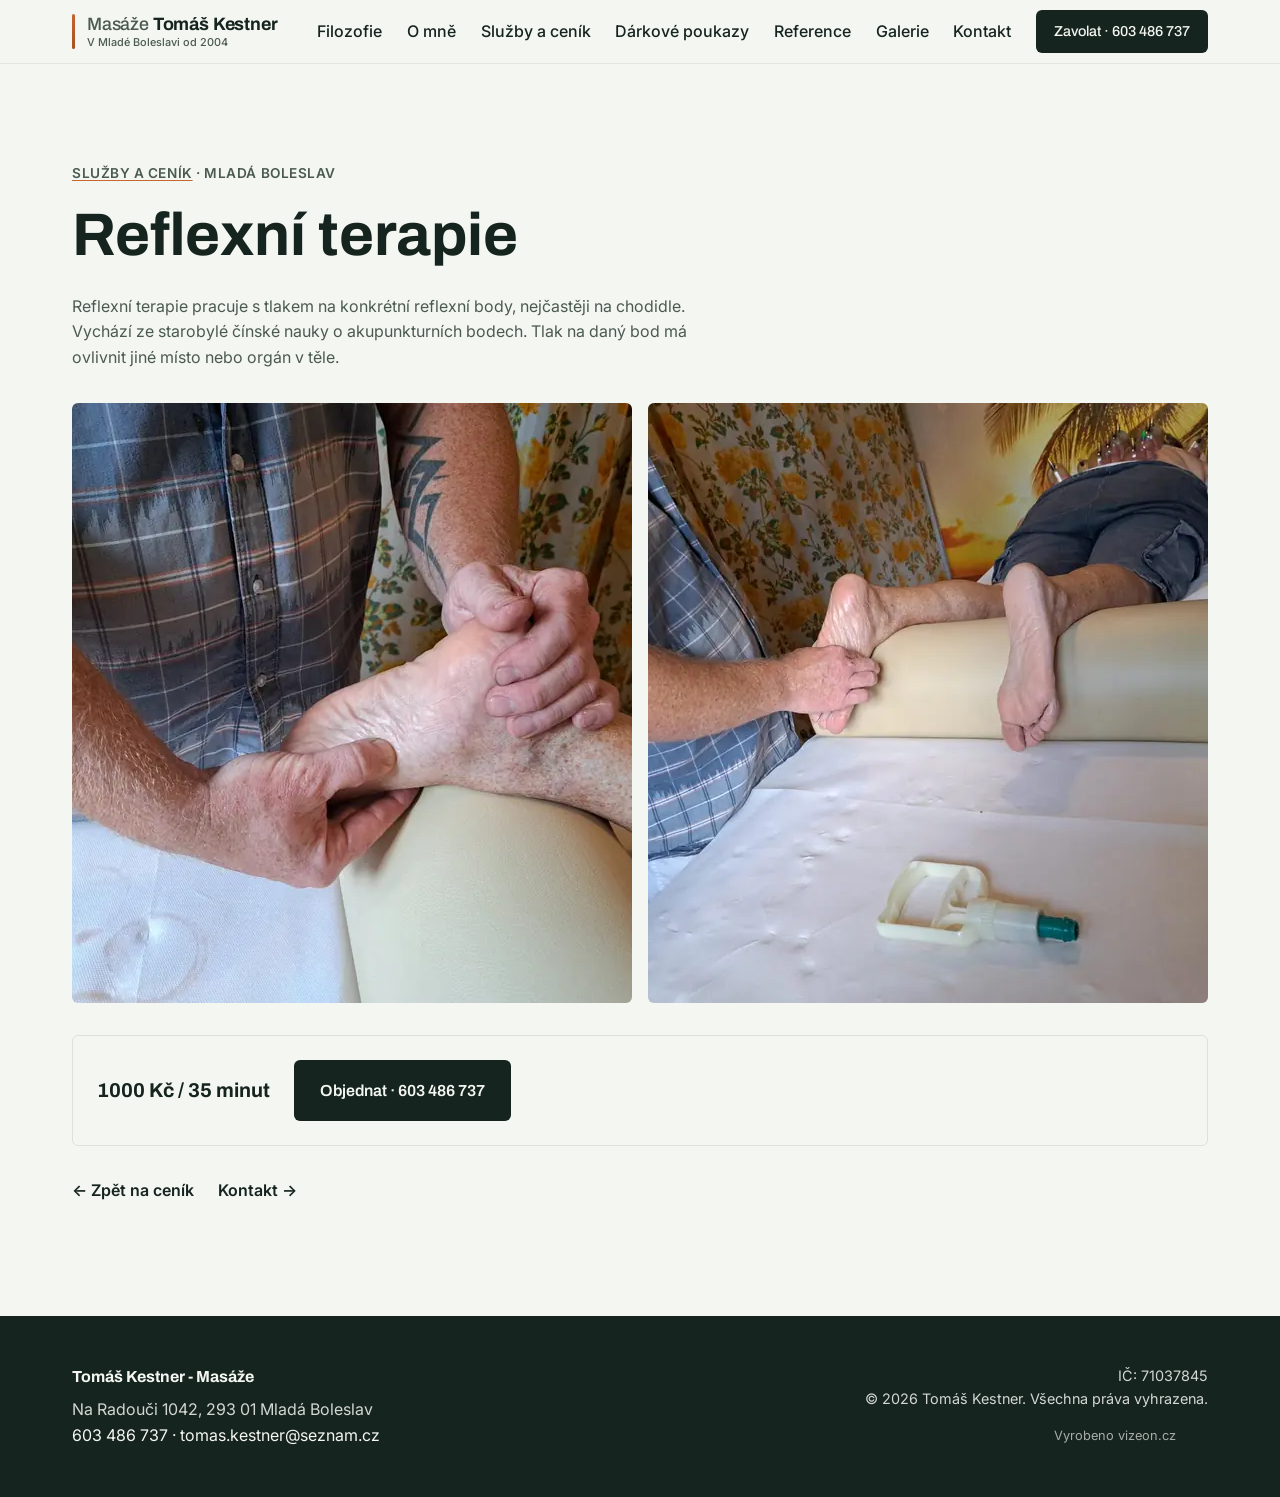
<file: sluzby/reflexni-terapie.html>
<!DOCTYPE html>
<html lang="cs">
<head>
  <meta charset="UTF-8">
  <meta name="viewport" content="width=device-width, initial-scale=1.0">
  <title>Reflexní terapie Mladá Boleslav | Tomáš Kestner</title>
  <meta name="description" content="Reflexní terapie chodidel v Mladé Boleslavi: tlak na reflexní body podle tradiční čínské nauky. 1000 Kč / 35 minut.">

  <link rel="canonical" href="https://www.masazekestner.cz/sluzby/reflexni-terapie.html">

  <meta property="og:title" content="Reflexní terapie | Tomáš Kestner">
  <meta property="og:description" content="Tlak na reflexní body podle tradiční čínské nauky. 1000 Kč / 35 minut.">
  <meta property="og:image" content="https://www.masazekestner.cz/og-image.jpg">
  <meta property="og:type" content="website">
  <meta property="og:locale" content="cs_CZ">
  <meta property="og:url" content="https://www.masazekestner.cz/sluzby/reflexni-terapie.html">
  <meta name="twitter:card" content="summary_large_image">

  <link rel="apple-touch-icon" href="../apple-touch-icon.png">

  <link rel="preconnect" href="https://fonts.googleapis.com">
  <link rel="preconnect" href="https://fonts.gstatic.com" crossorigin>
  <link
    rel="preload"
    as="style"
    href="https://fonts.googleapis.com/css2?family=Archivo:wght@700;800&family=Inter:wght@400;500;600&display=swap"
    onload="this.onload=null;this.rel='stylesheet'"
  >
  <noscript>
    <link rel="stylesheet" href="https://fonts.googleapis.com/css2?family=Archivo:wght@700;800&family=Inter:wght@400;500;600&display=swap">
  </noscript>

  <link rel="stylesheet" href="../styles.css">
</head>
<body>
  <a class="skip-link" href="#hlavni-obsah">Přeskočit na hlavní obsah</a>
  <div class="scroll-progress" id="scroll-progress" aria-hidden="true"></div>

  <header class="site-nav" id="site-nav">
    <div class="container site-nav__inner">
      <a class="site-nav__logo" href="../index.html#hero" aria-label="Masér Tomáš Kestner, masáže Mladá Boleslav, úvod stránky">
        <span class="site-nav__logo-mark" aria-hidden="true"></span>
        <span class="site-nav__logo-text">
          <span class="site-nav__logo-name"><span class="site-nav__logo-role">Masáže</span> Tomáš Kestner</span>
          <span class="site-nav__logo-meta">V Mladé Boleslavi od 2004</span>
        </span>
      </a>

      <button
        class="site-nav__toggle"
        id="nav-toggle"
        type="button"
        aria-expanded="false"
        aria-controls="nav-menu"
      >
        <span class="sr-only">Otevřít menu</span>
        <span class="site-nav__toggle-icon" aria-hidden="true"></span>
      </button>

      <nav aria-label="Hlavní navigace" class="site-nav__nav">
        <ul class="site-nav__menu" id="nav-menu">
          <li><a href="../index.html#filozofie">Filozofie</a></li>
          <li><a href="../index.html#o-mne">O mně</a></li>
          <li><a href="../index.html#sluzby-cenik">Služby a ceník</a></li>
          <li>
            <a class="site-nav__menu-gift" href="../index.html#darkove-poukazy">
              Dárkové poukazy
            </a>
          </li>
          <li><a href="../index.html#reference">Reference</a></li>
          <li><a href="../index.html#galerie">Galerie</a></li>
          <li><a href="../index.html#kontakt">Kontakt</a></li>
          <li class="site-nav__menu-cta">
            <a class="btn btn-primary" href="tel:+420603486737">Zavolat · 603 486 737</a>
          </li>
        </ul>
      </nav>
    </div>
  </header>

  <main id="hlavni-obsah">
    <section class="sluzba-detail">
      <div class="container">
        <p class="section-eyebrow"><a href="../index.html#sluzby-cenik">Služby a ceník</a> · Mladá Boleslav</p>
        <h1>Reflexní terapie</h1>

        <p class="sluzba-detail__intro">
          Reflexní terapie pracuje s tlakem na konkrétní reflexní body,
          nejčastěji na chodidle. Vychází ze starobylé čínské nauky o
          akupunkturních bodech. Tlak na daný bod má ovlivnit jiné místo
          nebo orgán v těle.
        </p>

        <div class="sluzba-detail__media-grid">
          <figure>
            <picture>
              <source type="image/webp" srcset="../assets/img/reflexni-terapie-tlak-na-chodidlo-800.webp">
              <img
                src="../assets/img/reflexni-terapie-tlak-na-chodidlo-800.jpg"
                width="800" height="600"
                loading="lazy" decoding="async"
                alt="Reflexní terapie, Tomáš Kestner tlačí palcem na reflexní bod v klenbě chodidla">
            </picture>
          </figure>
          <figure>
            <picture>
              <source type="image/webp" srcset="../assets/img/reflexni-terapie-v-praxi-800.webp">
              <img
                src="../assets/img/reflexni-terapie-v-praxi-800.jpg"
                width="800" height="600"
                loading="lazy" decoding="async"
                alt="Reflexní terapie v praxi, klient leží na břiše s chodidly podloženými válcem">
            </picture>
          </figure>
        </div>

        <div class="sluzba-detail__price-cta">
          <p class="sluzba-detail__price">1000 Kč / 35 minut</p>
          <a class="btn btn-primary" href="tel:+420603486737">Objednat · 603 486 737</a>
        </div>

        <div class="sluzba-detail__back-links">
          <a href="../index.html#sluzby-cenik">← Zpět na ceník</a>
          <a href="../index.html#kontakt">Kontakt →</a>
        </div>
      </div>
    </section>
  </main>

  <footer class="site-footer">
    <div class="container site-footer__inner">
      <div>
        <p class="site-footer__brand">Tomáš Kestner - Masáže</p>
        <address>Na Radouči 1042, 293 01 Mladá Boleslav</address>
        <p>
          <a href="tel:+420603486737">603 486 737</a> ·
          <a href="mailto:tomas.kestner@seznam.cz">tomas.kestner@seznam.cz</a>
        </p>
      </div>
      <div class="site-footer__legal">
        <p>IČ: 71037845</p>
        <p>© <span id="footer-year">2026</span> Tomáš Kestner. Všechna práva vyhrazena.</p>
        <p class="site-footer__credit">Vyrobeno <a href="https://vizeon.cz" target="_blank" rel="noopener">vizeon.cz</a></p>
      </div>
    </div>
  </footer>

  <div class="sticky-cta" id="sticky-cta">
    <a class="btn btn-primary btn-block" href="tel:+420603486737">Zavolat</a>
    <a class="btn btn-secondary btn-block" href="mailto:tomas.kestner@seznam.cz">Napsat</a>
  </div>

  <script src="../script.js" defer></script>
</body>
</html>
</file>
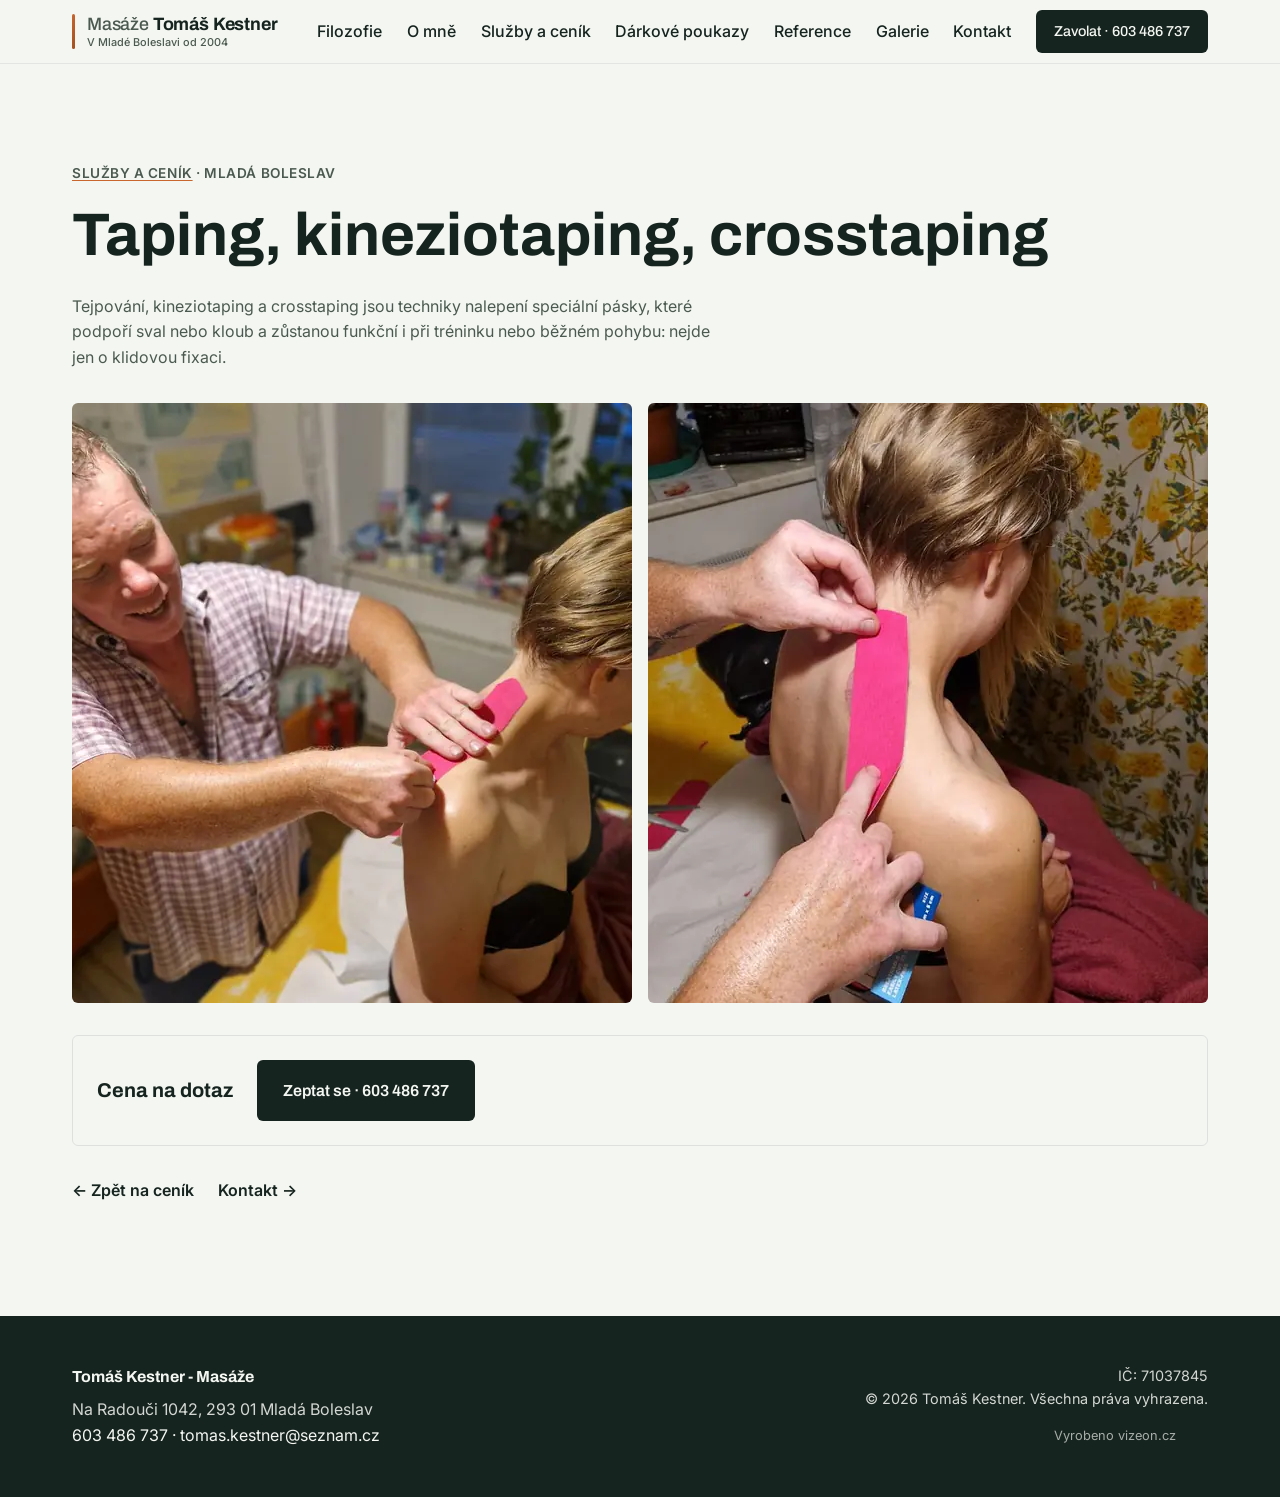
<file: sluzby/taping-kineziotaping-crosstaping.html>
<!DOCTYPE html>
<html lang="cs">
<head>
  <meta charset="UTF-8">
  <meta name="viewport" content="width=device-width, initial-scale=1.0">
  <title>Taping, kineziotaping, crosstaping Mladá Boleslav | Tomáš Kestner</title>
  <meta name="description" content="Taping, kineziotaping a crosstaping v Mladé Boleslavi: podpora svalu nebo kloubu, která vydrží i při tréninku.">

  <link rel="canonical" href="https://www.masazekestner.cz/sluzby/taping-kineziotaping-crosstaping.html">

  <meta property="og:title" content="Taping, kineziotaping, crosstaping | Tomáš Kestner">
  <meta property="og:description" content="Podpora svalu nebo kloubu, která vydrží i při tréninku.">
  <meta property="og:image" content="https://www.masazekestner.cz/og-image.jpg">
  <meta property="og:type" content="website">
  <meta property="og:locale" content="cs_CZ">
  <meta property="og:url" content="https://www.masazekestner.cz/sluzby/taping-kineziotaping-crosstaping.html">
  <meta name="twitter:card" content="summary_large_image">

  <link rel="apple-touch-icon" href="../apple-touch-icon.png">

  <link rel="preconnect" href="https://fonts.googleapis.com">
  <link rel="preconnect" href="https://fonts.gstatic.com" crossorigin>
  <link
    rel="preload"
    as="style"
    href="https://fonts.googleapis.com/css2?family=Archivo:wght@700;800&family=Inter:wght@400;500;600&display=swap"
    onload="this.onload=null;this.rel='stylesheet'"
  >
  <noscript>
    <link rel="stylesheet" href="https://fonts.googleapis.com/css2?family=Archivo:wght@700;800&family=Inter:wght@400;500;600&display=swap">
  </noscript>

  <link rel="stylesheet" href="../styles.css">
</head>
<body>
  <a class="skip-link" href="#hlavni-obsah">Přeskočit na hlavní obsah</a>
  <div class="scroll-progress" id="scroll-progress" aria-hidden="true"></div>

  <header class="site-nav" id="site-nav">
    <div class="container site-nav__inner">
      <a class="site-nav__logo" href="../index.html#hero" aria-label="Masér Tomáš Kestner, masáže Mladá Boleslav, úvod stránky">
        <span class="site-nav__logo-mark" aria-hidden="true"></span>
        <span class="site-nav__logo-text">
          <span class="site-nav__logo-name"><span class="site-nav__logo-role">Masáže</span> Tomáš Kestner</span>
          <span class="site-nav__logo-meta">V Mladé Boleslavi od 2004</span>
        </span>
      </a>

      <button
        class="site-nav__toggle"
        id="nav-toggle"
        type="button"
        aria-expanded="false"
        aria-controls="nav-menu"
      >
        <span class="sr-only">Otevřít menu</span>
        <span class="site-nav__toggle-icon" aria-hidden="true"></span>
      </button>

      <nav aria-label="Hlavní navigace" class="site-nav__nav">
        <ul class="site-nav__menu" id="nav-menu">
          <li><a href="../index.html#filozofie">Filozofie</a></li>
          <li><a href="../index.html#o-mne">O mně</a></li>
          <li><a href="../index.html#sluzby-cenik">Služby a ceník</a></li>
          <li>
            <a class="site-nav__menu-gift" href="../index.html#darkove-poukazy">
              Dárkové poukazy
            </a>
          </li>
          <li><a href="../index.html#reference">Reference</a></li>
          <li><a href="../index.html#galerie">Galerie</a></li>
          <li><a href="../index.html#kontakt">Kontakt</a></li>
          <li class="site-nav__menu-cta">
            <a class="btn btn-primary" href="tel:+420603486737">Zavolat · 603 486 737</a>
          </li>
        </ul>
      </nav>
    </div>
  </header>

  <main id="hlavni-obsah">
    <section class="sluzba-detail">
      <div class="container">
        <p class="section-eyebrow"><a href="../index.html#sluzby-cenik">Služby a ceník</a> · Mladá Boleslav</p>
        <h1>Taping, kineziotaping, crosstaping</h1>

        <p class="sluzba-detail__intro">
          Tejpování, kineziotaping a crosstaping jsou techniky nalepení
          speciální pásky, které podpoří sval nebo kloub a zůstanou funkční
          i při tréninku nebo běžném pohybu: nejde jen o klidovou fixaci.
        </p>

        <!-- Obě fotky ukazují aplikaci kineziopásky (zdroje v assets/fotky/kinesiotaping).
             Původní druhý slot byl popsaný jako „crosstaping v praxi“ — klient ale
             crosstaping nenafotil, takže popisek odpovídá tomu, co na snímku reálně je. -->
        <div class="sluzba-detail__media-grid">
          <figure>
            <picture>
              <source type="image/webp" srcset="../assets/img/kineziotaping-aplikace-pasky-800.webp">
              <img
                src="../assets/img/kineziotaping-aplikace-pasky-800.jpg"
                width="800" height="600"
                loading="lazy" decoding="async"
                alt="Aplikace kineziotapingu, Tomáš Kestner přikládá růžovou kineziopásku na trapézový sval klientky">
            </picture>
          </figure>
          <figure>
            <picture>
              <source type="image/webp" srcset="../assets/img/kineziotaping-nalepeni-pasky-siji-800.webp">
              <img
                src="../assets/img/kineziotaping-nalepeni-pasky-siji-800.jpg"
                width="800" height="600"
                loading="lazy" decoding="async"
                alt="Nalepení kineziopásky podél šíje, Tomáš Kestner vede růžovou pásku od krku k lopatce, vedle leží nůžky a zbytek role">
            </picture>
          </figure>
        </div>

        <div class="sluzba-detail__price-cta">
          <!-- TODO: cena k doplnění od klienta -->
          <p class="sluzba-detail__price">Cena na dotaz</p>
          <a class="btn btn-primary" href="tel:+420603486737">Zeptat se · 603 486 737</a>
        </div>

        <div class="sluzba-detail__back-links">
          <a href="../index.html#sluzby-cenik">← Zpět na ceník</a>
          <a href="../index.html#kontakt">Kontakt →</a>
        </div>
      </div>
    </section>
  </main>

  <footer class="site-footer">
    <div class="container site-footer__inner">
      <div>
        <p class="site-footer__brand">Tomáš Kestner - Masáže</p>
        <address>Na Radouči 1042, 293 01 Mladá Boleslav</address>
        <p>
          <a href="tel:+420603486737">603 486 737</a> ·
          <a href="mailto:tomas.kestner@seznam.cz">tomas.kestner@seznam.cz</a>
        </p>
      </div>
      <div class="site-footer__legal">
        <p>IČ: 71037845</p>
        <p>© <span id="footer-year">2026</span> Tomáš Kestner. Všechna práva vyhrazena.</p>
        <p class="site-footer__credit">Vyrobeno <a href="https://vizeon.cz" target="_blank" rel="noopener">vizeon.cz</a></p>
      </div>
    </div>
  </footer>

  <div class="sticky-cta" id="sticky-cta">
    <a class="btn btn-primary btn-block" href="tel:+420603486737">Zavolat</a>
    <a class="btn btn-secondary btn-block" href="mailto:tomas.kestner@seznam.cz">Napsat</a>
  </div>

  <script src="../script.js" defer></script>
</body>
</html>
</file>
<file: styles.css>
/* =========================================================
   Masáže Kestner — styles.css
   Design tokeny jsou závazné (viz CLAUDE.md) — neměnit bez schválení.
   ========================================================= */

/* ---------- Reset ---------- */
*,
*::before,
*::after {
  box-sizing: border-box;
}

html {
  -webkit-text-size-adjust: 100%;
  scroll-behavior: smooth;
}

@media (prefers-reduced-motion: reduce) {
  html {
    scroll-behavior: auto;
  }
  *,
  *::before,
  *::after {
    animation-duration: 0.001ms !important;
    animation-iteration-count: 1 !important;
    transition-duration: 0.001ms !important;
    scroll-behavior: auto !important;
  }
}

body,
h1,
h2,
h3,
p,
figure,
blockquote,
dl,
dd {
  margin: 0;
}

ul,
ol {
  margin: 0;
  padding: 0;
  list-style: none;
}

img,
picture,
svg {
  display: block;
  max-width: 100%;
}

button,
input,
textarea,
select {
  font: inherit;
  color: inherit;
}

a {
  color: inherit;
}

/* ---------- Design tokeny ---------- */
:root {
  /* Podklad */
  --paper: #f4f6f2;
  --ink: #16241f;
  --ink-soft: #4b5a50;

  /* Akcent — jeden, tlumený rezavý (tejpovací páska / klinická preciznost) */
  --accent: #c9662e;
  --accent-deep: #a34f1f;

  /* Flow-line — jemný jednobarevný přechod akcent → accent-deep, jen jako linka/podtržení,
     nikdy plošné pozadí */
  --flow-line: linear-gradient(115deg, var(--accent) 0%, var(--accent-deep) 100%);

  /* Interakční odstíny CTA — odvozené shady --ink / --paper, ne nové brand barvy.
     Pravidlo: tlačítko při hoveru/kliku nemění barevnou rodinu (tmavé zůstává tmavé,
     světlé zůstává světlé). --flow-line se na tlačítka jako plošné pozadí nepoužívá. */
  --ink-hover: #4b5a50; /* = --ink-soft; paper na něm 6.7:1 (AA) */
  --paper-hover: #dde2d9; /* ink na něm 13.4:1 (AAA) */

  /* Funkční stavové barvy formuláře — nezávislé na brand akcentu (zelená=OK/červená=chyba
     je běžná UX konvence, ne součást brand identity) */
  --success: #3f7d3a;
  --error: #b3261e;

  /* Spacing scale — 8px base grid */
  --space-1: 8px;
  --space-2: 16px;
  --space-3: 24px;
  --space-4: 32px;
  --space-6: 48px;
  --space-8: 64px;
  --space-12: 96px;
  --space-16: 128px;

  /* Typografie */
  --font-display: "Archivo", "Segoe UI", sans-serif;
  --font-body: "Inter", "Segoe UI", sans-serif;

  /* Rozměry */
  --radius: 6px;
  --container-max: 1200px;
  --nav-height: 64px;
  --nav-height-mobile: 64px;

  /* --ink na --paper dává 14.8:1 (WCAG), focus ring proto stojí na --ink.
     Na tmavých plochách (footer/final-cta) se přebarví na --paper, viz níže. */
  --focus-ring: 3px solid var(--ink);
}

/* ---------- Základ ---------- */
body {
  background: var(--paper);
  color: var(--ink);
  font-family: var(--font-body);
  font-size: 16px;
  line-height: 1.6;
  -webkit-font-smoothing: antialiased;
}

h1,
h2,
h3 {
  font-family: var(--font-display);
  font-weight: 700;
  line-height: 1.15;
  color: var(--ink);
}

h1 {
  font-size: clamp(2.2rem, 5vw + 1rem, 3.75rem);
}

h2 {
  font-size: clamp(1.6rem, 3vw + 1rem, 2.5rem);
}

h3 {
  font-size: clamp(1.15rem, 1.2vw + 1rem, 1.5rem);
}

p {
  max-width: 65ch;
}

/* ---------- Přístupnost: focus, skip-link ---------- */
:focus-visible {
  outline: var(--focus-ring);
  outline-offset: 3px;
  border-radius: 2px;
}

/* Tmavé plochy (ink pozadí) — focus ring přebarvit na paper, ať zůstane
   viditelný (ink na ink by zmizel). */
.site-footer :focus-visible,
.final-cta :focus-visible {
  outline-color: var(--paper);
}

.skip-link {
  position: absolute;
  left: var(--space-2);
  top: -100px;
  background: var(--ink);
  color: var(--paper);
  padding: var(--space-2) var(--space-3);
  border-radius: var(--radius);
  z-index: 1000;
  transition: top 0.2s ease;
}

.skip-link:focus {
  top: var(--space-2);
}

.sr-only {
  position: absolute;
  width: 1px;
  height: 1px;
  padding: 0;
  margin: -1px;
  overflow: hidden;
  clip: rect(0, 0, 0, 0);
  white-space: nowrap;
  border: 0;
}

/* ---------- Layout utility ---------- */
.container {
  width: 100%;
  max-width: var(--container-max);
  margin-inline: auto;
  padding-inline: var(--space-2);
}

@media (min-width: 768px) {
  .container {
    padding-inline: var(--space-4);
  }
}

section {
  padding-block: var(--space-8);
}

@media (min-width: 768px) {
  section {
    padding-block: var(--space-12);
  }
}

.section-heading {
  display: inline-block;
  position: relative;
  margin-bottom: var(--space-4);
}

.section-heading::after {
  content: "";
  display: block;
  height: 4px;
  width: 64px;
  margin-top: var(--space-1);
  background: var(--flow-line);
  border-radius: 2px;
}

.section-eyebrow {
  display: inline-block;
  font-family: var(--font-body);
  font-weight: 600;
  font-size: 0.85rem;
  letter-spacing: 0.04em;
  text-transform: uppercase;
  color: var(--ink-soft);
  margin-bottom: var(--space-2);
}

/* ---------- Scroll-progress indikátor (energy-flow akcent) ---------- */
.scroll-progress {
  position: fixed;
  top: 0;
  left: 0;
  height: 3px;
  width: 0%;
  background: var(--flow-line);
  z-index: 1100;
  transition: width 0.1s linear;
}

@media (prefers-reduced-motion: reduce) {
  .scroll-progress {
    transition: none;
  }
}

/* ---------- Tlačítka / CTA (viz .claude/skills/cta-globalni) ---------- */
.btn {
  display: inline-flex;
  align-items: center;
  justify-content: center;
  gap: var(--space-1);
  font-family: var(--font-display);
  font-weight: 600;
  font-size: 1rem;
  text-decoration: none;
  padding: var(--space-2) var(--space-3);
  border-radius: var(--radius);
  border: 2px solid transparent;
  cursor: pointer;
  /* Mobilní prohlížeče kreslí při tapnutí vlastní barevný overlay — vypnout,
     zpětnou vazbu na dotek řeší :active stav níže. */
  -webkit-tap-highlight-color: transparent;
  transition: background 0.2s ease, color 0.2s ease, border-color 0.2s ease,
    transform 0.15s ease;
}

@media (prefers-reduced-motion: reduce) {
  .btn {
    transition: none;
  }
}

/* Stisk: jednotná fyzická odezva (posun o 1px), žádná změna barvy — barvu drží
   vždy hover/active pravidlo dané varianty tlačítka. */
.btn:active {
  transform: translateY(1px);
}

.btn-primary {
  background: var(--ink);
  color: var(--paper);
}

.btn-primary:hover,
.btn-primary:focus-visible,
.btn-primary:active {
  background: var(--ink-hover);
  color: var(--paper);
}

.btn-secondary {
  background: transparent;
  color: var(--ink);
  border-color: var(--ink-soft);
}

.btn-secondary:hover,
.btn-secondary:focus-visible,
.btn-secondary:active {
  background: rgba(22, 36, 31, 0.06);
  border-color: var(--ink);
  color: var(--ink);
}

.btn-block {
  width: 100%;
}

/* ---------- Fotografický placeholder (chybějící reálné fotky) ----------
   Vkládá se dovnitř existujících wrapperů, které už mají aspect-ratio
   (.hero__media, .o-mne__media, .gallery-item, .service-card__media) —
   sám nemá vlastní aspect-ratio, dědí rozměr z wrapperu. Záměrně statický
   (bez hover/reveal pohybu) a vizuálně nápadný jako zástupný obsah, ne
   jako hotová fotka. */
.photo-placeholder {
  width: 100%;
  height: 100%;
  display: flex;
  flex-direction: column;
  align-items: center;
  justify-content: center;
  gap: var(--space-1);
  background: repeating-linear-gradient(
    135deg,
    rgba(22, 36, 31, 0.05) 0 10px,
    transparent 10px 20px
  );
  border: 2px dashed var(--ink-soft);
  border-radius: var(--radius);
  color: var(--ink-soft);
  text-align: center;
  padding: var(--space-2);
}

.photo-placeholder__icon {
  width: 40px;
  height: 40px;
  flex-shrink: 0;
}

.photo-placeholder__caption {
  font-size: 0.8rem;
  max-width: 28ch;
}

/* ---------- Responsive images utility ---------- */
.img-cover {
  width: 100%;
  height: 100%;
  object-fit: cover;
}

/* ---------- Anchor offset kvůli sticky navu ---------- */
section[id],
main[id] {
  scroll-margin-top: var(--nav-height-mobile);
}

@media (min-width: 768px) {
  section[id],
  main[id] {
    scroll-margin-top: var(--nav-height);
  }
}

/* ---------- Scroll-reveal (viz script.js scrollReveal()) ----------
   .js-reveal-ready se přidává na <html> synchronně na startu script.js —
   dokud JS neběží (vypnutý JS, pomalé připojení, chyba), [data-reveal]
   prvky zůstávají plně viditelné. Skrytí platí JEN pod touto třídou, takže
   obsah nikdy nezůstane trvale neviditelný. Existující globální
   prefers-reduced-motion blok výše (nuluje transition-duration) tohle
   pokrývá automaticky — žádná zvláštní výjimka netřeba. */
.js-reveal-ready [data-reveal] {
  opacity: 0;
  transform: translateY(16px);
  transition: opacity 0.5s ease, transform 0.5s ease;
  transition-delay: calc(var(--reveal-index, 0) * 80ms);
}

.js-reveal-ready [data-reveal].is-visible {
  opacity: 1;
  transform: none;
}

/* =========================================================
   Sticky navigace
   ========================================================= */
.site-nav {
  position: sticky;
  top: 0;
  z-index: 1000;
  background: var(--paper);
  border-bottom: 1px solid rgba(22, 36, 31, 0.08);
  height: var(--nav-height-mobile);
  display: flex;
  align-items: center;
}

@media (min-width: 768px) {
  .site-nav {
    height: var(--nav-height);
  }
}

.site-nav__inner {
  display: flex;
  align-items: center;
  justify-content: space-between;
  gap: var(--space-2);
  width: 100%;
}

/* Logo-lockup: svislá flow-line + dvouřádkový blok (jméno + lokalita/rok).
   Vejde se do 64px navu — celková výška lockupu ~34px. */
.site-nav__logo {
  display: flex;
  align-items: center;
  gap: 10px;
  text-decoration: none;
  color: var(--ink);
  /* flex: none — lockup se nesmí smrsknout na úkor čitelnosti jména. */
  flex: none;
}

/* Signaturní flow-line jako značka, ne plocha. */
.site-nav__logo-mark {
  flex: none;
  width: 3px;
  align-self: stretch;
  border-radius: 2px;
  background: var(--flow-line);
}

.site-nav__logo-text {
  display: flex;
  flex-direction: column;
  gap: 2px;
}

.site-nav__logo-name {
  font-family: var(--font-display);
  font-weight: 700;
  font-size: 1rem;
  line-height: 1.15;
  letter-spacing: -0.01em;
  white-space: nowrap;
  transition: color 0.2s ease;
}

/* "Masér" je profese, ne jméno — nižší váha a tlumená barva, ať jméno drží důraz. */
.site-nav__logo-role {
  font-weight: 500;
  color: var(--ink-soft);
  transition: color 0.2s ease;
}

.site-nav__logo-meta {
  font-family: var(--font-body);
  font-weight: 500;
  font-size: 0.7rem;
  line-height: 1.2;
  /* Sentence case, bez letter-spacingu/verzálek — "malým písmem" čteno doslova,
     navíc uppercase+tracking verzi zbytečně rozšiřoval o desítky px a přetékal nav. */
  color: var(--ink-soft);
  white-space: nowrap;
}

.site-nav__logo:hover .site-nav__logo-name,
.site-nav__logo:hover .site-nav__logo-role,
.site-nav__logo:focus-visible .site-nav__logo-name,
.site-nav__logo:focus-visible .site-nav__logo-role {
  /* --accent-deep na --paper = 5.2:1, na text tedy vyhovuje (na rozdíl od --accent). */
  color: var(--accent-deep);
}

@media (prefers-reduced-motion: reduce) {
  .site-nav__logo-name,
  .site-nav__logo-role {
    transition: none;
  }
}

/* Hamburger toggle — viditelný jen na mobilu */
.site-nav__toggle {
  display: inline-flex;
  align-items: center;
  justify-content: center;
  width: 40px;
  height: 40px;
  background: none;
  border: none;
  cursor: pointer;
  border-radius: var(--radius);
}

.site-nav__toggle-icon,
.site-nav__toggle-icon::before,
.site-nav__toggle-icon::after {
  display: block;
  width: 22px;
  height: 2px;
  background: var(--ink);
  border-radius: 2px;
  position: relative;
  transition: transform 0.2s ease, opacity 0.2s ease;
}

.site-nav__toggle-icon::before,
.site-nav__toggle-icon::after {
  content: "";
  position: absolute;
  left: 0;
}

.site-nav__toggle-icon::before {
  top: -7px;
}

.site-nav__toggle-icon::after {
  top: 7px;
}

.site-nav__toggle[aria-expanded="true"] .site-nav__toggle-icon {
  background: transparent;
}

.site-nav__toggle[aria-expanded="true"] .site-nav__toggle-icon::before {
  top: 0;
  transform: rotate(45deg);
}

.site-nav__toggle[aria-expanded="true"] .site-nav__toggle-icon::after {
  top: 0;
  transform: rotate(-45deg);
}

.site-nav__nav {
  position: absolute;
  top: var(--nav-height-mobile);
  left: 0;
  right: 0;
  background: var(--paper);
  border-bottom: 1px solid rgba(22, 36, 31, 0.08);
  max-height: 0;
  overflow: hidden;
  transition: max-height 0.25s ease;
}

.site-nav__nav.is-open {
  max-height: 480px;
}

@media (prefers-reduced-motion: reduce) {
  .site-nav__nav,
  .site-nav__toggle-icon,
  .site-nav__toggle-icon::before,
  .site-nav__toggle-icon::after {
    transition: none;
  }
}

.site-nav__menu {
  display: flex;
  flex-direction: column;
  padding: var(--space-2) var(--space-2) var(--space-3);
  gap: var(--space-2);
}

.site-nav__menu a {
  text-decoration: none;
  font-weight: 500;
  color: var(--ink);
  display: inline-block;
  padding: var(--space-1) 0;
}

/* Nad 768px je menu vodorovné a sdílí řádek s širším logo-lockupem —
   bez nowrap/flex-shrink:0 flexbox položky mačká a text se láme doprostřed
   slova ("Služby a / ceník"), což vypadá rozbitě. Nikdy nesmí zalomit. */
@media (min-width: 768px) {
  .site-nav__menu li {
    flex: none;
  }

  .site-nav__menu a {
    white-space: nowrap;
  }
}

/* :not(.btn) — CTA "Zavolat" je tlačítko, ne textový odkaz. Bez toho tahle
   specifičtější regle přebije .btn { text-decoration: none } a při hoveru i
   po tapu na mobilu (kde hover stav ulpí) mu pod textem svítí akcentová linka. */
.site-nav__menu a:not(.btn):hover {
  text-decoration: underline;
  text-decoration-color: var(--accent);
  text-underline-offset: 3px;
}

.site-nav__menu-cta {
  margin-top: var(--space-1);
}

.site-nav__menu-cta .btn {
  /* .site-nav__menu a { color: var(--ink) } má vyšší specificitu než .btn-primary
     samotné a přebíjela by barvu textu na tmavém pozadí tlačítka — proto override zde. */
  width: 100%;
  color: var(--paper);
}

.site-nav__menu-cta .btn:hover,
.site-nav__menu-cta .btn:focus-visible,
.site-nav__menu-cta .btn:active {
  /* Pozadí zůstává v tmavé rodině (--ink → --ink-hover), text proto zůstává paper.
     Opět kvůli specificitě .site-nav__menu a — jinak by spadl na --ink. */
  color: var(--paper);
}

/* Vodorovné desktopové menu (7 položek + CTA) se s nowrap položkami
   (viz výše) nevejde na šířku pod 1024px, ani s kompaktním logem — pod touto
   hranicí by tlačítko a poslední odkazy přetekly stránku vodorovně. Hamburger
   proto zůstává až do 1024px, ne jen do 768px jako v původním layoutu. */
@media (min-width: 1024px) {
  .site-nav__toggle {
    display: none;
  }

  .site-nav__logo {
    gap: 12px;
    /* Bez toho sedí lockup hned vedle prvního odkazu menu (Filozofie) —
       jen base gap 16px z .site-nav__inner nestačí na vizuální oddech. */
    margin-right: var(--space-3);
  }

  .site-nav__logo-name {
    font-size: 1.12rem;
  }

  .site-nav__logo-meta {
    font-size: 0.68rem;
  }

  .site-nav__nav {
    position: static;
    max-height: none;
    overflow: visible;
    border-bottom: none;
    background: transparent;
    /* flex: 1 — nav vyplní zbylou šířku vedle loga, jinak si vezme jen
       šířku obsahu a space-between na .site-nav__inner ho jako celek
       odsune až k pravému okraji (velká mezera hned za logem). */
    flex: 1;
    width: auto;
  }

  .site-nav__menu {
    flex-direction: row;
    align-items: center;
    padding: 0;
    width: 100%;
    /* justify-content rozprostře položky (včetně CTA tlačítka) rovnoměrně
       přes celou šířku navu; gap drží minimální odstup, kdyby se položky
       kvůli úzkému containeru přiblížily víc, než je čitelné. */
    justify-content: space-between;
    gap: var(--space-3);
  }

  .site-nav__menu-cta {
    margin-top: 0;
  }

  .site-nav__menu-cta .btn {
    width: auto;
    padding: var(--space-1) var(--space-2);
    font-size: 0.9rem;
  }
}

/* 1024–1279px: vodorovné menu už běží, ale .container je pořád užší než
   1280px cíl plného lockupu — kompaktní jednořádkové logo (bez mark/role/
   meta), stejně jako v původním logu, a užší mezery mezi položkami, ať se
   CTA tlačítko a poslední odkazy vejdou bez přetečení (na 1024px má reálné
   písmo Archivo/Inter jen pár px rezervy navíc). */
@media (min-width: 1024px) and (max-width: 1279.98px) {
  .site-nav__logo-mark,
  .site-nav__logo-role,
  .site-nav__logo-meta {
    display: none;
  }

  .site-nav__logo-name {
    font-size: 1rem;
  }

  .site-nav__menu {
    gap: var(--space-2);
  }
}

@media (min-width: 1280px) {
  .site-nav__logo-mark,
  .site-nav__logo-meta {
    display: block;
  }

  /* Inline, ne block — "Masér" sedí uvnitř jednořádkového jména, block by ho
     shodil na vlastní řádek. */
  .site-nav__logo-role {
    display: inline;
  }
}

/* =========================================================
   Hero
   ========================================================= */
.hero {
  padding-block: var(--space-6) var(--space-8);
}

.hero__inner {
  display: grid;
  gap: var(--space-6);
  align-items: center;
}

@media (min-width: 1024px) {
  .hero {
    padding-block: var(--space-12);
  }

  .hero__inner {
    grid-template-columns: 1.1fr 1fr;
    gap: var(--space-8);
  }
}

.hero h1 {
  margin-bottom: var(--space-2);
}

/* Jeden souvislý claim v jednotné velikosti H1. text-wrap: balance vyrovná
   délku řádků, aby na posledním nezůstalo osamocené slovo. */
.hero__claim {
  text-wrap: balance;
}

.hero__subtitle {
  color: var(--ink-soft);
  font-size: 1.1rem;
  max-width: 56ch;
  margin-bottom: var(--space-4);
}

.hero__cta {
  display: flex;
  flex-wrap: wrap;
  gap: var(--space-2);
}

/* Reálná hero fotka je na výšku (1200×1600), proto portrétní poměr místo
   dřívějšího 4:3 placeholderu. Na mobilu mírně nižší (4:5), aby fotka pod
   CTA tlačítky nezabrala celý viewport. */
.hero__media {
  aspect-ratio: 4 / 5;
  border-radius: var(--radius);
  overflow: hidden;
}

@media (min-width: 1024px) {
  .hero__media {
    aspect-ratio: 3 / 4;
    /* Strop výšky, aby fotka nepřerostla textový sloupec — object-fit: cover
       zbytek dorovná ořezem, ne deformací. */
    max-height: 560px;
    margin-inline-start: auto;
  }
}

/* Ořez drží v záběru obličej a ruce (těžiště sdělení „najdi a povol“);
   ubírá se hlavně od spodní, nejméně nosné části fotky. */
.hero__photo {
  object-position: center 38%;
}

/* Vstupní animace hero obsahu — load-time, ne scroll-triggered, čisté CSS
   (žádný JS potřeba). Pokryto existujícím globálním prefers-reduced-motion
   blokem výše beze změny. */
.hero__content > * {
  animation: hero-in 0.6s ease both;
}

/* Stagger začíná H1 — eyebrow „Mladá Boleslav · Od 2004" je z hero pryč
   (lokalita zůstává v H1 i v nav logu). */
.hero__content h1 {
  animation-delay: 0s;
}

.hero__content .hero__subtitle {
  animation-delay: 0.08s;
}

.hero__content .hero__cta {
  animation-delay: 0.16s;
}

@keyframes hero-in {
  from {
    opacity: 0;
    transform: translateY(12px);
  }
  to {
    opacity: 1;
    transform: none;
  }
}

/* =========================================================
   Filozofie
   ========================================================= */
.filozofie__intro {
  color: var(--ink-soft);
  font-size: 1.1rem;
  max-width: 65ch;
  margin-bottom: var(--space-6);
}

/* ---------- Proces „najdi a povol“ (01 → 02 → 03) ----------
   Časování celé sekvence je odvozené od --process-draw: linka se kreslí
   --process-draw dlouho, uzel k se rozsvítí v čase k * (--process-draw / 2),
   tedy přesně když k němu dorazí pulz. Symetrická easing křivka
   (ease-in-out) drží pulz a uzly v synchronu — u ease-out by pulz
   předbíhal. Motion má důvod: 01→02→03 je skutečná sekvence, linka ji
   doslova vykresluje ve směru čtení. */
.process {
  --process-draw: 1s;
  --process-ease: cubic-bezier(0.65, 0, 0.35, 1);
  position: relative;
  margin-bottom: var(--space-6);
}

/* Reset sekvence po odscrollování mimo obrazovku (viz reset() ve script.js) —
   bez tohohle by se přehrála pozpátku. */
.process.is-instant,
.process.is-instant *,
.process.is-instant *::before,
.process.is-instant *::after {
  transition: none !important;
  animation: none !important;
}

.process__steps {
  position: relative;
  z-index: 1;
  display: grid;
  gap: var(--space-6);
}

/* Dráha: nenápadná kolej (__track) + flow-line, která se po ní vykresluje
   (__track-fill). Bez JS chybí .js-reveal-ready, linka je tedy rovnou celá
   a nic se nikdy neschová. */
.process__track {
  position: absolute;
  z-index: 0;
  left: 27px;
  top: 28px;
  bottom: 28px;
  width: 3px;
  background: rgba(22, 36, 31, 0.1);
}

.process__track-fill {
  position: absolute;
  inset: 0;
  background: var(--flow-line);
  transform-origin: top center;
}

.js-reveal-ready .process__track-fill {
  transform: scaleY(0);
  transition: transform var(--process-draw) var(--process-ease);
}

.js-reveal-ready .process.is-running .process__track-fill {
  transform: scaleY(1);
}

/* Pulz putující po lince — čistě dekorativní (rodič má aria-hidden),
   nemění layout a bez běžící sekvence je neviditelný. */
.process__pulse {
  position: absolute;
  top: 0;
  left: 50%;
  width: 12px;
  height: 12px;
  margin: -6px 0 0 -6px;
  border-radius: 50%;
  background: var(--accent);
  box-shadow: 0 0 0 5px rgba(201, 102, 46, 0.16);
  opacity: 0;
}

.js-reveal-ready .process.is-running .process__pulse {
  animation: process-pulse-v var(--process-draw) var(--process-ease) forwards;
}

@keyframes process-pulse-v {
  0% {
    top: 0;
    opacity: 0;
  }
  10% {
    opacity: 1;
  }
  88% {
    opacity: 1;
  }
  100% {
    top: 100%;
    opacity: 0;
  }
}

/* Desktopová varianta pulzu — přepíná se přes animation-name v media query
   od 768px, kde je dráha vodorovná. */
@keyframes process-pulse-h {
  0% {
    left: 0;
    opacity: 0;
  }
  10% {
    opacity: 1;
  }
  88% {
    opacity: 1;
  }
  100% {
    left: 100%;
    opacity: 0;
  }
}

.process__step {
  position: relative;
  z-index: 1;
  padding-left: 72px;
}

/* Kroky přijíždějí zleva v pořadí, jak jimi pulz projíždí. */
.js-reveal-ready .process__step {
  opacity: 0;
  transform: translateX(-28px);
  transition: opacity 0.5s ease, transform 0.5s var(--process-ease);
  transition-delay: calc(var(--step-index, 0) * (var(--process-draw) / 2) + 120ms);
}

.js-reveal-ready .process.is-running .process__step {
  opacity: 1;
  transform: none;
}

.process__num {
  /* Posun pro vodorovné vycentrování na desktopu; drží se v proměnné, aby
     ho keyframes i hover stav mohly zopakovat a nepřepsaly centrování. */
  --num-shift: 0%;
  position: absolute;
  left: 0;
  top: 0;
  display: inline-flex;
  align-items: center;
  justify-content: center;
  width: 56px;
  height: 56px;
  border-radius: 50%;
  background-color: var(--paper);
  border: 2px solid var(--ink);
  font-family: ui-monospace, "SF Mono", Menlo, Consolas, monospace;
  font-weight: 600;
  font-size: 0.95rem;
  transform: translateX(var(--num-shift));
  transition: background-color 0.25s ease, border-color 0.25s ease,
    color 0.25s ease, transform 0.25s ease, box-shadow 0.25s ease;
}

.js-reveal-ready .process.is-running .process__num {
  animation: process-node-in 0.55s cubic-bezier(0.34, 1.56, 0.64, 1) backwards;
  animation-delay: calc(var(--step-index, 0) * (var(--process-draw) / 2));
}

@keyframes process-node-in {
  0% {
    transform: translateX(var(--num-shift)) scale(0.5);
    background-color: var(--paper);
    border-color: rgba(22, 36, 31, 0.2);
    color: var(--ink-soft);
  }
  45% {
    transform: translateX(var(--num-shift)) scale(1.14);
    background-color: var(--accent-deep);
    border-color: var(--accent-deep);
    color: var(--paper);
  }
  100% {
    transform: translateX(var(--num-shift)) scale(1);
    background-color: var(--paper);
    border-color: var(--ink);
    color: var(--ink);
  }
}

/* Interakce: krok se rozsvítí při najetí myší (desktop) i po klepnutí
   (dotyk, viz processSequence() ve script.js) — klient si tak sekvenci
   projde vlastním tempem. Výplň používá --accent-deep, ne --accent:
   paper na accent-deep má kontrast 5,2:1 (AA), na accent jen 3,6:1. */
.process__step.is-active .process__num {
  background-color: var(--accent-deep);
  border-color: var(--accent-deep);
  color: var(--paper);
  transform: translateX(var(--num-shift)) scale(1.08);
  box-shadow: 0 0 0 6px rgba(201, 102, 46, 0.14);
}

.process__step.is-active h3 {
  color: var(--accent-deep);
}

@media (hover: hover) {
  /* Kurzor je jediná viditelná pobídka, že se krokem dá hýbat — bez něj
     interakci nikdo nenajde. */
  .process__step {
    cursor: pointer;
  }

  .process__step:hover .process__num {
    background-color: var(--accent-deep);
    border-color: var(--accent-deep);
    color: var(--paper);
    transform: translateX(var(--num-shift)) scale(1.08);
    box-shadow: 0 0 0 6px rgba(201, 102, 46, 0.14);
  }

  .process__step:hover h3 {
    color: var(--accent-deep);
  }
}

.process__step h3 {
  margin-bottom: var(--space-1);
  transition: color 0.25s ease;
}

.process__step p {
  color: var(--ink-soft);
}

.filozofie__balance {
  position: relative;
  max-width: 65ch;
  margin: 0 auto var(--space-6);
  padding-left: var(--space-4);
  border-left: 3px solid transparent;
  border-image: var(--flow-line) 1;
}

.filozofie__balance p {
  font-family: var(--font-display);
  font-size: 1.25rem;
  font-weight: 600;
  color: var(--ink);
}

.filozofie__balance cite {
  display: block;
  margin-top: var(--space-1);
  font-family: var(--font-body);
  font-size: 0.9rem;
  font-style: normal;
  color: var(--ink-soft);
}

.filozofie__cta {
  display: flex;
  justify-content: center;
  padding-top: var(--space-2);
}

@media (min-width: 768px) {
  .process__steps {
    grid-template-columns: repeat(3, 1fr);
    gap: var(--space-4);
  }

  /* 16,66 % a 83,33 % jsou přesně středy krajních sloupců — linka i pulz
     tak začínají v uzlu 01 a končí v uzlu 03, nikde ve vzduchu. */
  .process__track {
    left: 16.66%;
    right: 16.66%;
    top: 28px;
    bottom: auto;
    height: 3px;
    width: auto;
  }

  .process__track-fill {
    transform-origin: left center;
  }

  .js-reveal-ready .process__track-fill {
    transform: scaleX(0);
  }

  .js-reveal-ready .process.is-running .process__track-fill {
    transform: scaleX(1);
  }

  .process__pulse {
    top: 50%;
    left: 0;
  }

  .js-reveal-ready .process.is-running .process__pulse {
    animation-name: process-pulse-h;
  }

  .process__step {
    padding-left: 0;
    padding-top: 72px;
  }

  .process__num {
    left: 50%;
    --num-shift: -50%;
  }

  .process__step h3,
  .process__step p {
    text-align: center;
  }

  .process__step p {
    margin-inline: auto;
  }
}

/* =========================================================
   O mně
   ========================================================= */
.o-mne__inner {
  display: grid;
  gap: var(--space-6);
}

@media (min-width: 1024px) {
  .o-mne__inner {
    grid-template-columns: 1.2fr 1fr;
    gap: var(--space-8);
    align-items: start;
  }
}

.o-mne__content p {
  color: var(--ink-soft);
  max-width: 62ch;
  margin-bottom: var(--space-4);
}

.o-mne__media {
  aspect-ratio: 3 / 4;
  border-radius: var(--radius);
  overflow: hidden;
  max-width: 420px;
}

.timeline {
  position: relative;
  display: flex;
  flex-direction: column;
  gap: var(--space-3);
}

.timeline::before {
  content: "";
  position: absolute;
  left: 3px;
  top: 6px;
  bottom: 6px;
  width: 3px;
  background: var(--flow-line);
}

.timeline__item {
  position: relative;
  padding-left: var(--space-4);
  display: flex;
  flex-direction: column;
}

.timeline__item::before {
  content: "";
  position: absolute;
  left: -3px;
  top: 4px;
  width: 9px;
  height: 9px;
  border-radius: 50%;
  background: var(--ink);
}

.timeline__year {
  font-family: var(--font-display);
  font-weight: 700;
  font-size: 0.95rem;
  color: var(--ink);
}

.timeline__label {
  color: var(--ink);
}

/* ---------- Souhrn praxe (pod timeline) ----------
   Věta sedí v jednoduchém slotu: tenká linka, žádná výplňová barva ani
   akcent. Display font (Archivo) ji odliší od okolního Inter textu, aniž
   by se přidávala další barva. CTA pod slotem stojí samostatně. */
.praxe-souhrn {
  display: flex;
  flex-direction: column;
  align-items: flex-start;
  gap: var(--space-3);
  margin-top: var(--space-4);
}

.praxe-souhrn__text {
  margin: 0;
  padding: var(--space-2) var(--space-3);
  border: 2px solid rgba(22, 36, 31, 0.35);
  border-radius: var(--radius);
  font-family: var(--font-display);
  font-weight: 700;
  font-size: clamp(1.375rem, 1.5vw + 1rem, 1.75rem);
  line-height: 1.2;
  color: var(--ink);
}

/* =========================================================
   Služby a ceník
   ========================================================= */
.services-grid {
  display: grid;
  grid-template-columns: 1fr;
  gap: var(--space-3);
  margin-bottom: var(--space-6);
}

@media (min-width: 768px) {
  .services-grid {
    grid-template-columns: repeat(3, 1fr);
    gap: var(--space-4);
  }
}

.service-card {
  position: relative;
  height: 100%;
  display: flex;
  flex-direction: column;
  gap: var(--space-1);
  padding: var(--space-3);
  background: #fff;
  border: 1px solid rgba(22, 36, 31, 0.1);
  border-radius: var(--radius);
  border-top: 3px solid transparent;
  transition: border-color 0.2s ease, transform 0.15s ease;
}

.service-card__media {
  aspect-ratio: 16 / 10;
  border-radius: var(--radius);
  overflow: hidden;
  margin-bottom: var(--space-1);
}

.service-card:hover,
.service-card:focus-within {
  border-top-color: var(--accent);
  transform: translateY(-2px);
}

@media (prefers-reduced-motion: reduce) {
  .service-card {
    transition: none;
  }
  .service-card:hover,
  .service-card:focus-within {
    transform: none;
  }
}

/* Celá karta vede na podstránku služby (stretched-link pattern): odkaz sedí
   v nadpisu — anchor text je název služby, ne "Zjistit více", což je lepší
   pro SEO i pro čtečky — a přes ::after se roztáhne přes celou kartu.
   Vědomý kompromis: překryv znemožňuje označit text uvnitř karty myší. */
.service-card__link {
  color: inherit;
  text-decoration: none;
}

.service-card__link::after {
  content: "";
  position: absolute;
  inset: 0;
  border-radius: var(--radius);
  z-index: 1;
}

/* Hover kdekoliv nad kartou = hover nad překryvem odkazu, takže se podtrhne
   nadpis i "Zjistit více" a je jasné, kam kliknutí vede. */
.service-card__link:hover {
  text-decoration: underline;
}

.service-card:hover .service-card__cta--secondary {
  text-decoration: underline;
}

/* Klávesnice: focus ring kolem celé karty, ne jen kolem textu nadpisu —
   ať odpovídá tomu, co je ve skutečnosti klikatelné. */
@supports selector(:has(*)) {
  .service-card:has(.service-card__link:focus-visible) {
    outline: var(--focus-ring);
    outline-offset: 3px;
  }
  .service-card__link:focus-visible {
    outline: none;
  }
}

/* Telefonní CTA musí zůstat nad překryvem, jinak by ho odkaz na podstránku
   překryl a "Zeptat se" by přestalo volat. */
.service-card__cta[href] {
  position: relative;
  z-index: 2;
}

.service-card p {
  color: var(--ink-soft);
  font-size: 0.95rem;
}

.service-card__price {
  font-family: var(--font-display);
  font-weight: 700;
  color: var(--ink) !important;
  margin-top: auto;
  padding-top: var(--space-1);
}

/* Karta bez ceny (taping) nemá prvek s margin-top:auto, který u ostatních
   karet tlačí obsah na dno — roli přebírá CTA řádek, aby tlačítka zůstala
   zarovnaná s ostatními kartami v gridu. */
.service-card--no-price .service-card__cta-row {
  margin-top: auto;
}

.service-card__cta-row {
  display: flex;
  flex-wrap: wrap;
  gap: var(--space-1) var(--space-2);
}

.service-card__cta {
  color: var(--ink);
  font-weight: 600;
  text-decoration: none;
  font-size: 0.9rem;
}

.service-card__cta:hover {
  text-decoration: underline;
}

.service-card__cta--secondary {
  color: var(--ink-soft);
  font-weight: 500;
}

/* =========================================================
   Dárkové poukazy — asymetrický split, ne třetí instance card-gridu
   (services i stats už jsou 2 instance stejného vzoru)
   ========================================================= */
.poukazy__inner {
  display: grid;
  gap: var(--space-6);
  align-items: center;
}

/* Poukazy jsou tady důkaz produktu, ne ilustrace — proto dostávají větší díl
   splitu než text (dřív 1.2fr/1fr, tzn. poukaz ~235 px a nečitelný). */
@media (min-width: 1024px) {
  .poukazy__inner {
    grid-template-columns: minmax(0, 0.8fr) minmax(0, 1.2fr);
    gap: var(--space-6);
  }
}

.poukazy__content p {
  color: var(--ink-soft);
  max-width: 55ch;
  margin-bottom: var(--space-3);
}

.poukazy__cta {
  display: flex;
  flex-wrap: wrap;
  gap: var(--space-2);
}

/* Obě varianty reálného poukazu ve stejném slotu, vždy symetricky: stejná
   šířka, stejný poměr stran (902×590 u obou zdrojů), stejný rám i popiska.
   Na mobilu záměrně pod sebou — 2 sloupce daly poukazu ~170 px a částka
   ani adresa se nedaly přečíst; čitelnost tady váží víc než kompaktnost. */
.poukazy__vouchers {
  display: grid;
  grid-template-columns: 1fr;
  gap: var(--space-3);
  align-items: stretch;
  max-width: 420px;
  margin-inline: auto;
}

@media (min-width: 768px) {
  .poukazy__vouchers {
    grid-template-columns: repeat(2, 1fr);
    gap: var(--space-2);
    max-width: none;
  }
}

.poukazy__voucher {
  margin: 0;
  display: flex;
  flex-direction: column;
}

.poukazy__voucher img {
  display: block;
  width: 100%;
  height: auto;
  background: #fff;
  border: 1px solid rgba(22, 36, 31, 0.15);
  border-radius: var(--radius);
}

/* margin-top: auto drží popisky obou poukazů na stejné lince i kdyby se
   jedna z nich zalomila na dva řádky. */
.poukazy__voucher figcaption {
  margin-top: auto;
  padding-top: var(--space-1);
  font-size: 0.85rem;
  font-weight: 600;
  color: var(--accent-deep);
  text-align: center;
}

/* =========================================================
   Reference
   ========================================================= */
.reference__intro {
  color: var(--ink-soft);
  max-width: 60ch;
  margin-bottom: var(--space-4);
}

/* Karuselový pás: v script.js se nekonečně sám pomalu posouvá doprava
   (autoplay přes requestAnimationFrame), dokud návštěvník nezasáhne
   myší/touchem/klávesou/šipkou — pak se na chvíli zastaví. Karty jsou
   v markupu 2x (viz index.html), takže smyčka nemá viditelný konec.
   Bez scroll-snap: rAF a CSS scroll-snap by si navzájem přetahovaly
   scrollLeft (snap by po každém drobném kroku autoplaye pás vracel zpátky
   na nejbližší kartu), takže se karty zarovnávají jen vizuálně přes gap. */
.reference-marquee {
  position: relative;
  margin-top: var(--space-4);
}

.reference-track {
  display: flex;
  gap: var(--space-3);
  overflow-x: auto;
  padding-block: 4px;
  scrollbar-width: none;
  -webkit-mask-image: linear-gradient(
    90deg,
    transparent,
    #000 24px,
    #000 calc(100% - 24px),
    transparent
  );
  mask-image: linear-gradient(
    90deg,
    transparent,
    #000 24px,
    #000 calc(100% - 24px),
    transparent
  );
}

.reference-track::-webkit-scrollbar {
  display: none;
}

/* Reduced motion nemá zvláštní CSS výjimku: šipky v script.js posouvají
   pás vždy okamžitě (bez animace) a autoplay se u reduced motion vůbec
   nespouští. */

.reference-marquee__arrow {
  position: absolute;
  top: 50%;
  z-index: 2;
  display: flex;
  align-items: center;
  justify-content: center;
  width: 40px;
  height: 40px;
  padding: 0;
  border: 1px solid rgba(22, 36, 31, 0.15);
  border-radius: 50%;
  background: var(--paper);
  color: var(--ink);
  cursor: pointer;
  transition: background 0.2s ease, color 0.2s ease, border-color 0.2s ease;
  transform: translateY(-50%);
}

.reference-marquee__arrow:hover {
  background: var(--accent);
  border-color: var(--accent);
  color: #fff;
}

.reference-marquee__arrow:focus-visible {
  outline: 2px solid var(--accent);
  outline-offset: 2px;
}

.reference-marquee__arrow svg {
  width: 18px;
  height: 18px;
}

.reference-marquee__arrow--prev {
  left: var(--space-1);
}

.reference-marquee__arrow--next {
  right: var(--space-1);
}

/* flex-shrink: 0 přímo na <li> — bez toho by flexbox karty v přetékajícím
   pásu stlačoval na min-content místo toho, aby nechal .reference-track
   scrollovat v plné šířce karet. */
.reference-track > li {
  flex-shrink: 0;
}

.reference-card {
  position: relative;
  width: min(85vw, 360px);
  flex-shrink: 0;
  height: 100%;
  min-height: 200px;
  display: flex;
  flex-direction: column;
  gap: var(--space-2);
  padding: var(--space-3);
  background: #fff;
  border: 1px solid rgba(22, 36, 31, 0.1);
  border-radius: var(--radius);
  border-bottom: 3px solid transparent;
  border-image: var(--flow-line) 1;
}

.reference-card__head {
  display: flex;
  align-items: center;
  justify-content: space-between;
  gap: var(--space-2);
}

.reference-card__quote-mark {
  width: 28px;
  height: 28px;
  flex-shrink: 0;
  color: var(--accent);
}

.reference-card__rating {
  display: flex;
  gap: 2px;
}

.reference-card__star {
  width: 14px;
  height: 14px;
  fill: var(--accent);
}

.reference-card__quote {
  margin: 0;
  color: var(--ink);
}

/* Citace roste, meta zůstává přisazená dolů — karty v řádku pak mají
   jméno klienta na stejné lince bez ohledu na délku citace. */
.reference-card__quote + .reference-card__meta {
  margin-top: auto;
}

.reference-card__meta {
  display: flex;
  flex-direction: column;
  gap: 2px;
}

.reference-card__author {
  font-family: var(--font-display);
  font-weight: 700;
  color: var(--ink);
}

.reference-card__context {
  font-size: 0.85rem;
  color: var(--ink-soft);
}

/* =========================================================
   Galerie
   ========================================================= */
.galerie__intro {
  color: var(--ink-soft);
  max-width: 60ch;
  margin-bottom: var(--space-4);
}

.gallery-grid {
  display: grid;
  grid-template-columns: repeat(2, 1fr);
  gap: var(--space-2);
}

@media (min-width: 768px) {
  .gallery-grid {
    grid-template-columns: repeat(3, 1fr);
    gap: var(--space-3);
  }
}

.gallery-item {
  display: block;
  width: 100%;
  aspect-ratio: 1 / 1;
  border-radius: var(--radius);
  overflow: hidden;
  border: none;
  padding: 0;
  cursor: pointer;
  background: var(--ink);
}

/* Dlaždice bez reálné fotky ještě nejsou klikatelné (lightbox nemá co
   otevřít) — vizuálně i sémanticky se to odlišuje: obyčejný <div>, ne
   <button>, žádný pointer kurzor. */
.gallery-item--placeholder {
  cursor: default;
  background: transparent;
}

.gallery-item img {
  transition: transform 0.25s ease;
}

.gallery-item:hover img,
.gallery-item:focus-visible img {
  transform: scale(1.04);
}

@media (prefers-reduced-motion: reduce) {
  .gallery-item img {
    transition: none;
  }
  .gallery-item:hover img,
  .gallery-item:focus-visible img {
    transform: none;
  }
}

/* Lightbox — nativní <dialog>, žádná knihovna */
.lightbox {
  border: none;
  padding: 0;
  background: transparent;
  max-width: 100vw;
  max-height: 100vh;
  width: 100%;
  height: 100%;
}

.lightbox[open] {
  display: flex;
  align-items: center;
  justify-content: center;
}

.lightbox::backdrop {
  background: rgba(22, 36, 31, 0.92);
}

/* Fotka + popisek jako jeden vycentrovaný sloupec. Strop výšky drží
   .lightbox__img (78vh místo původních 88vh), aby se pod fotku vešel
   figcaption i na nižších displejích. */
.lightbox__figure {
  display: flex;
  flex-direction: column;
  align-items: center;
  gap: var(--space-2);
  max-width: min(92vw, 1100px);
  margin: 0;
}

.lightbox__img {
  max-width: 100%;
  max-height: 78vh;
  width: auto;
  height: auto;
  object-fit: contain;
  border-radius: var(--radius);
}

.lightbox__caption {
  color: var(--paper);
  font-size: 0.95rem;
  line-height: 1.4;
  text-align: center;
  max-width: 60ch;
}

@media (min-width: 768px) {
  .lightbox__caption {
    /* Šipky prev/next jsou position: fixed u okrajů (48px + odsazení), proto
       si popisek po stranách nechává místo — jinak by tekl pod ně. Na mobilu
       jsou šipky skryté (viz .lightbox__nav), takže tam odsazení odpadá. */
    padding-inline: calc(48px + var(--space-3));
  }
}

.lightbox__close,
.lightbox__nav {
  position: fixed;
  background: rgba(244, 246, 242, 0.15);
  color: var(--paper);
  border: none;
  border-radius: 50%;
  -webkit-tap-highlight-color: transparent;
  width: 48px;
  height: 48px;
  font-size: 1.5rem;
  line-height: 1;
  cursor: pointer;
  display: inline-flex;
  align-items: center;
  justify-content: center;
}

/* Stejné pravidlo jako u CTA: hover jen zesílí stávající světlý overlay,
   nemění barevnou rodinu na akcent. */
.lightbox__close:hover,
.lightbox__nav:hover,
.lightbox__close:focus-visible,
.lightbox__nav:focus-visible,
.lightbox__close:active,
.lightbox__nav:active {
  background: rgba(244, 246, 242, 0.34);
  color: var(--paper);
}

.lightbox__close {
  top: var(--space-3);
  right: var(--space-3);
}

.lightbox__nav--prev {
  left: var(--space-3);
  top: 50%;
  transform: translateY(-50%);
}

.lightbox__nav--next {
  right: var(--space-3);
  top: 50%;
  transform: translateY(-50%);
}

/* Na mobilu šipky vypadají jako neforemné kolečko navíc přes fotku — na
   dotykovém displeji navigaci mezi fotkami nahrazuje swipe (viz script.js).
   Od 768px, kde je víc místa a chybí gesto, se šipky zase zobrazí. */
.lightbox__nav {
  display: none;
}

@media (min-width: 768px) {
  .lightbox__nav {
    display: inline-flex;
  }
}

/* =========================================================
   Finální CTA — poslední příležitost před kontaktem
   ========================================================= */
.final-cta {
  background: var(--ink);
  color: var(--paper);
}

.final-cta__inner {
  display: flex;
  flex-direction: column;
  align-items: center;
  gap: var(--space-3);
  text-align: center;
}

.final-cta h2 {
  color: var(--paper);
  /* 32ch + balance drží delší claim na dvou řádcích se zlomem mezi větami,
     ne na třech s osamělým slovem na konci. */
  max-width: 32ch;
  text-wrap: balance;
}

/* .btn-primary je jinak ink-na-ink na tomto tmavém pozadí — zde obrátit
   na paper pozadí, ať tlačítko zůstane viditelné jako vlastní prvek. */
.final-cta .btn-primary {
  background: var(--paper);
  color: var(--ink);
}

.final-cta .btn-primary:hover,
.final-cta .btn-primary:focus-visible,
.final-cta .btn-primary:active {
  background: var(--paper-hover);
  color: var(--ink);
}

.btn-large {
  font-size: 1.15rem;
  padding: var(--space-2) var(--space-4);
}

/* =========================================================
   Lokace & kontakt
   ========================================================= */
.kontakt__inner {
  display: grid;
  gap: var(--space-6);
}

@media (min-width: 1024px) {
  .kontakt__inner {
    grid-template-columns: 1fr 1fr;
    gap: var(--space-8);
  }
}

.kontakt address {
  font-style: normal;
  font-size: 1.1rem;
  margin-bottom: var(--space-2);
}

.kontakt__hours-note {
  color: var(--ink-soft);
  margin-bottom: var(--space-3);
}

.kontakt__direct-cta {
  display: flex;
  flex-wrap: wrap;
  gap: var(--space-2);
  margin-bottom: var(--space-4);
}

.kontakt__map {
  aspect-ratio: 4 / 3;
  border-radius: var(--radius);
  overflow: hidden;
}

.kontakt__map iframe {
  width: 100%;
  height: 100%;
  border: 0;
}

.kontakt__form-wrap h3 {
  margin-bottom: var(--space-3);
}

.contact-form {
  display: flex;
  flex-direction: column;
  gap: var(--space-1);
}

.contact-form label {
  font-weight: 600;
  font-size: 0.9rem;
  margin-top: var(--space-2);
}

.contact-form input,
.contact-form textarea {
  padding: var(--space-2);
  border: 1px solid rgba(22, 36, 31, 0.25);
  border-radius: var(--radius);
  background: #fff;
  font-family: var(--font-body);
}

.contact-form input:invalid:not(:placeholder-shown),
.contact-form textarea:invalid:not(:placeholder-shown) {
  border-color: var(--error);
}

.contact-form__services {
  margin-top: var(--space-2);
  padding: 0;
  border: 0;
}

.contact-form__services legend {
  padding: 0;
  font-weight: 600;
  font-size: 0.9rem;
}

.contact-form__services-grid {
  display: grid;
  grid-template-columns: 1fr;
  gap: var(--space-1) var(--space-2);
  margin-top: var(--space-1);
}

@media (min-width: 480px) {
  .contact-form__services-grid {
    grid-template-columns: repeat(2, 1fr);
  }
}

.contact-form__service-option {
  display: flex;
  align-items: center;
  gap: var(--space-1);
  font-weight: 400;
  font-size: 0.9375rem;
  margin-top: 0;
  cursor: pointer;
}

.contact-form__service-option input {
  width: 1.125rem;
  height: 1.125rem;
  accent-color: var(--accent);
  flex-shrink: 0;
}

/* Honeypot proti botům — musí zůstat v DOM a být "vyplnitelný" pro bota, ale
   neviditelný a mimo dosah člověka. Proto ne display:none (část botů takové
   pole přeskakuje), ale odsun mimo viewport. */
.contact-form__hp {
  position: absolute;
  left: -9999px;
  width: 1px;
  height: 1px;
  overflow: hidden;
}

.contact-form button[disabled] {
  opacity: 0.6;
  cursor: progress;
}

.contact-form__status {
  min-height: 1.5em;
  font-size: 1.25rem;
  font-weight: 700;
  color: var(--success);
}

.contact-form__status.is-error {
  color: var(--error);
}

/* Obal live region (stav + nouzový kontakt) — vlastní mezera mezi odstavci,
   ať se chová jako jeden blok zpětné vazby, ne dvě položky formuláře. */
.contact-form__feedback {
  display: flex;
  flex-direction: column;
  gap: var(--space-1);
}

/* Průběh odeslání není úspěch — „Odesílám…“ v zelené by tvrdilo hotovo dřív,
   než Resend potvrdí přijetí zprávy. */
.contact-form__status.is-pending {
  color: var(--ink-soft);
}

/* Přímý kontakt při selhání odeslání. Slabší než chybová hláška nad ním:
   ta říká, co se stalo, tohle co dělat dál. */
.contact-form__fallback {
  font-size: 0.9375rem;
  line-height: 1.5;
  color: var(--ink-soft);
}

.contact-form__fallback a {
  color: var(--ink);
  font-weight: 600;
  text-decoration: underline;
  text-decoration-color: var(--accent);
  text-underline-offset: 2px;
}

.contact-form button {
  margin-top: var(--space-2);
}

/* =========================================================
   Podstránky služeb (/sluzby/[slug].html)
   ========================================================= */
.section-eyebrow a {
  color: inherit;
  text-decoration: underline;
  text-decoration-color: var(--accent);
  text-underline-offset: 2px;
}

.sluzba-detail h1 {
  margin-bottom: var(--space-3);
}

.sluzba-detail__intro {
  color: var(--ink-soft);
  max-width: 65ch;
  margin-bottom: var(--space-2);
}

.sluzba-detail__media-grid {
  display: grid;
  grid-template-columns: 1fr;
  gap: var(--space-2);
  margin-block: var(--space-4);
}

@media (min-width: 640px) {
  .sluzba-detail__media-grid {
    grid-template-columns: repeat(auto-fit, minmax(220px, 1fr));
  }
}

.sluzba-detail__media-grid .photo-placeholder {
  aspect-ratio: 4 / 3;
}

/* Reálné fotky jsou už oříznuté na 4:3, object-fit je jen pojistka. */
.sluzba-detail__media-grid img {
  display: block;
  width: 100%;
  aspect-ratio: 4 / 3;
  object-fit: cover;
  border-radius: var(--radius);
}

.sluzba-detail__price-cta {
  display: flex;
  flex-wrap: wrap;
  align-items: center;
  gap: var(--space-3);
  padding: var(--space-3);
  border: 1px solid rgba(22, 36, 31, 0.1);
  border-radius: var(--radius);
  margin-bottom: var(--space-4);
}

.sluzba-detail__price {
  font-family: var(--font-display);
  font-weight: 700;
  font-size: 1.25rem;
}

.sluzba-detail__back-links {
  display: flex;
  flex-wrap: wrap;
  gap: var(--space-3);
  margin-bottom: var(--space-2);
}

.sluzba-detail__back-links a {
  font-weight: 600;
  text-decoration: none;
  color: var(--ink);
}

.sluzba-detail__back-links a:hover {
  text-decoration: underline;
  text-decoration-color: var(--accent);
}

/* =========================================================
   Footer
   ========================================================= */
.site-footer {
  background: var(--ink);
  color: var(--paper);
  padding-block: var(--space-6);
  /* Prostor pro sticky mobilní CTA lištu, ať ji nezakrývá poslední řádek */
  margin-bottom: 76px;
}

@media (min-width: 768px) {
  .site-footer {
    margin-bottom: 0;
  }
}

.site-footer__inner {
  display: grid;
  gap: var(--space-4);
}

@media (min-width: 768px) {
  .site-footer__inner {
    grid-template-columns: 1fr 1fr;
  }
}

.site-footer address {
  font-style: normal;
  opacity: 0.85;
}

.site-footer a {
  color: var(--paper);
  text-decoration: none;
}

.site-footer a:hover,
.site-footer a:focus-visible {
  text-decoration: underline;
  text-underline-offset: 3px;
}

.site-footer__brand {
  font-family: var(--font-display);
  font-weight: 700;
  margin-bottom: var(--space-1);
}

.site-footer__legal p {
  opacity: 0.85;
  font-size: 0.9rem;
}

/* Kredit tvůrce webu — nejnižší priorita v hierarchii patičky, nesmí konkurovat kontaktu */
.site-footer__legal .site-footer__credit {
  margin-top: var(--space-2);
  font-size: 0.8rem;
  opacity: 0.65; /* efektivní kontrast na --ink ~6.5:1, splňuje WCAG AA i pro drobný text */
}

@media (min-width: 768px) {
  .site-footer__legal {
    text-align: right;
  }
}

/* =========================================================
   Sticky mobilní CTA lišta
   ========================================================= */
.sticky-cta {
  position: fixed;
  left: 0;
  right: 0;
  bottom: 0;
  z-index: 1050;
  display: none;
  gap: var(--space-2);
  padding: var(--space-2);
  padding-bottom: calc(var(--space-2) + env(safe-area-inset-bottom));
  background: var(--paper);
  border-top: 1px solid rgba(22, 36, 31, 0.12);
  transform: translateY(100%);
  transition: transform 0.2s ease;
}

.sticky-cta.is-visible {
  transform: translateY(0);
}

.sticky-cta.is-focus-hidden {
  transform: translateY(100%);
}

@media (prefers-reduced-motion: reduce) {
  .sticky-cta {
    transition: none;
  }
}

@media (max-width: 767px) {
  .sticky-cta {
    display: flex;
  }
}
</file>
